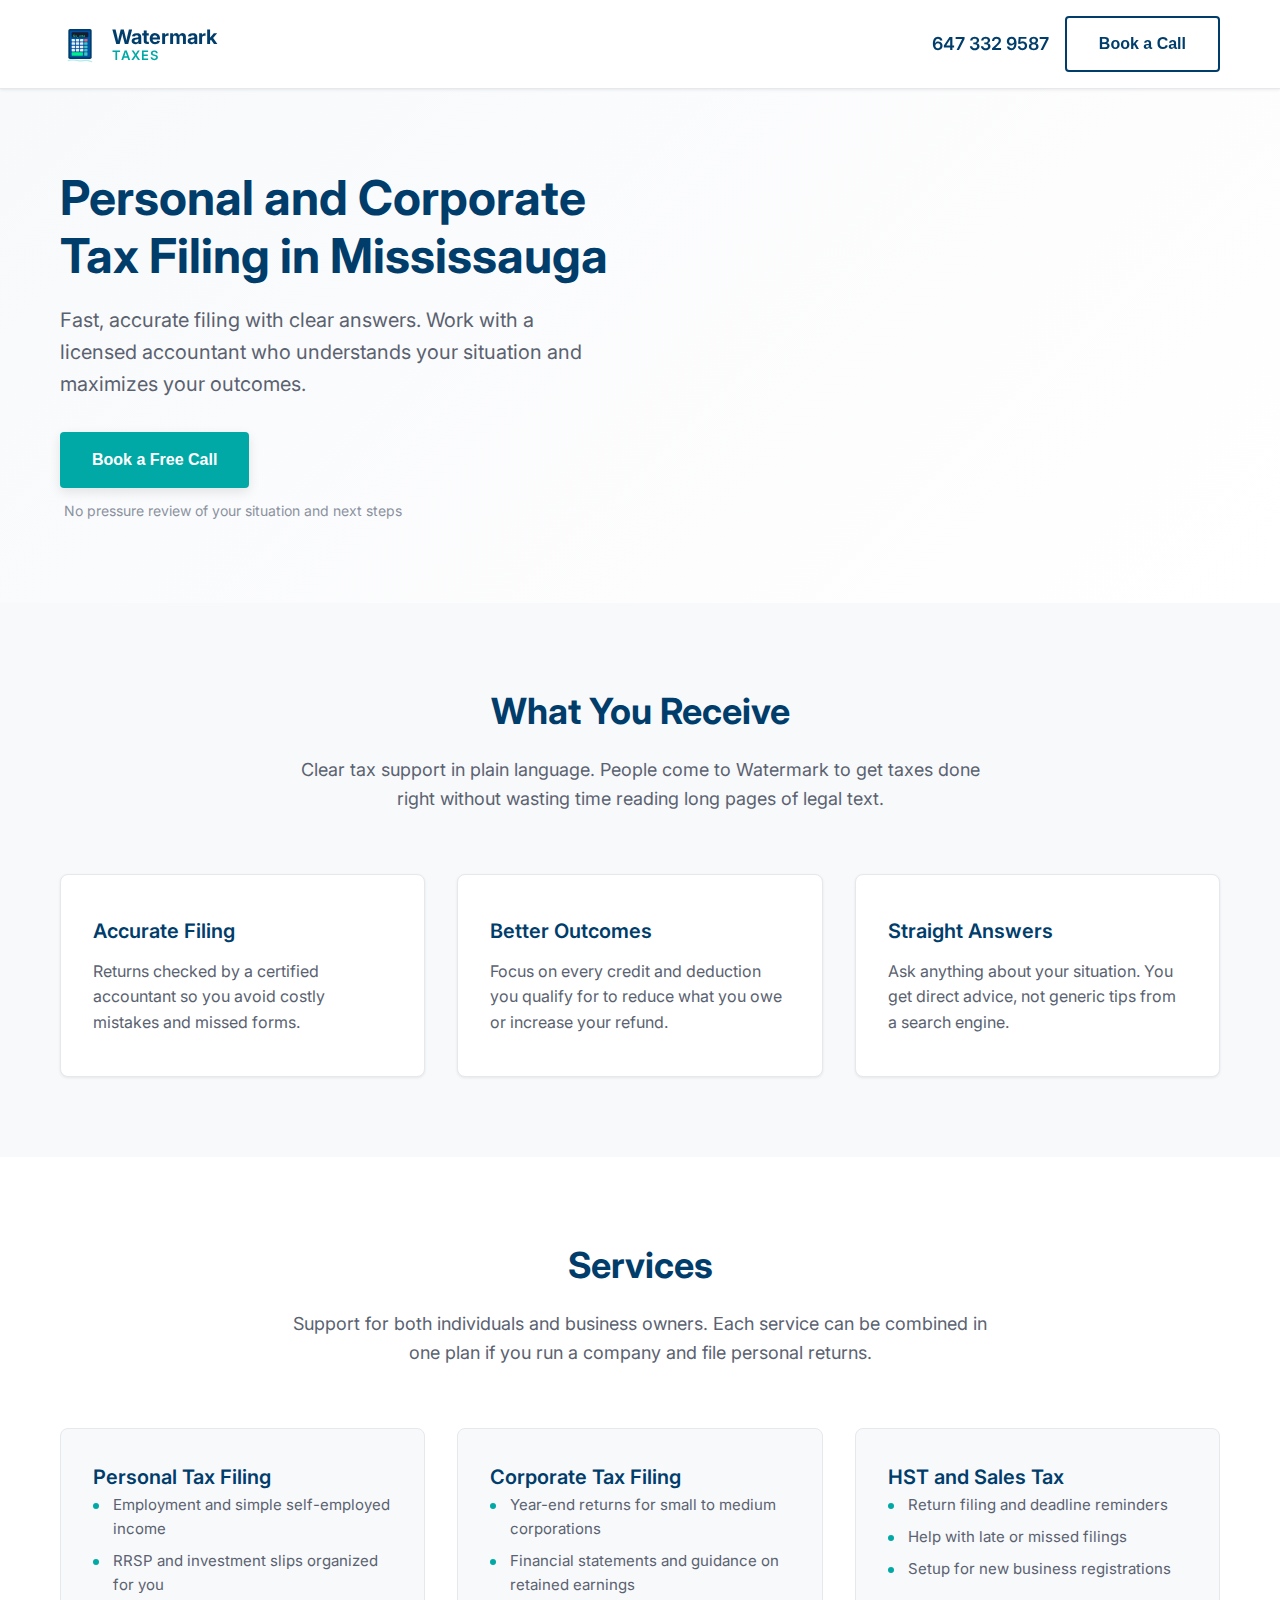
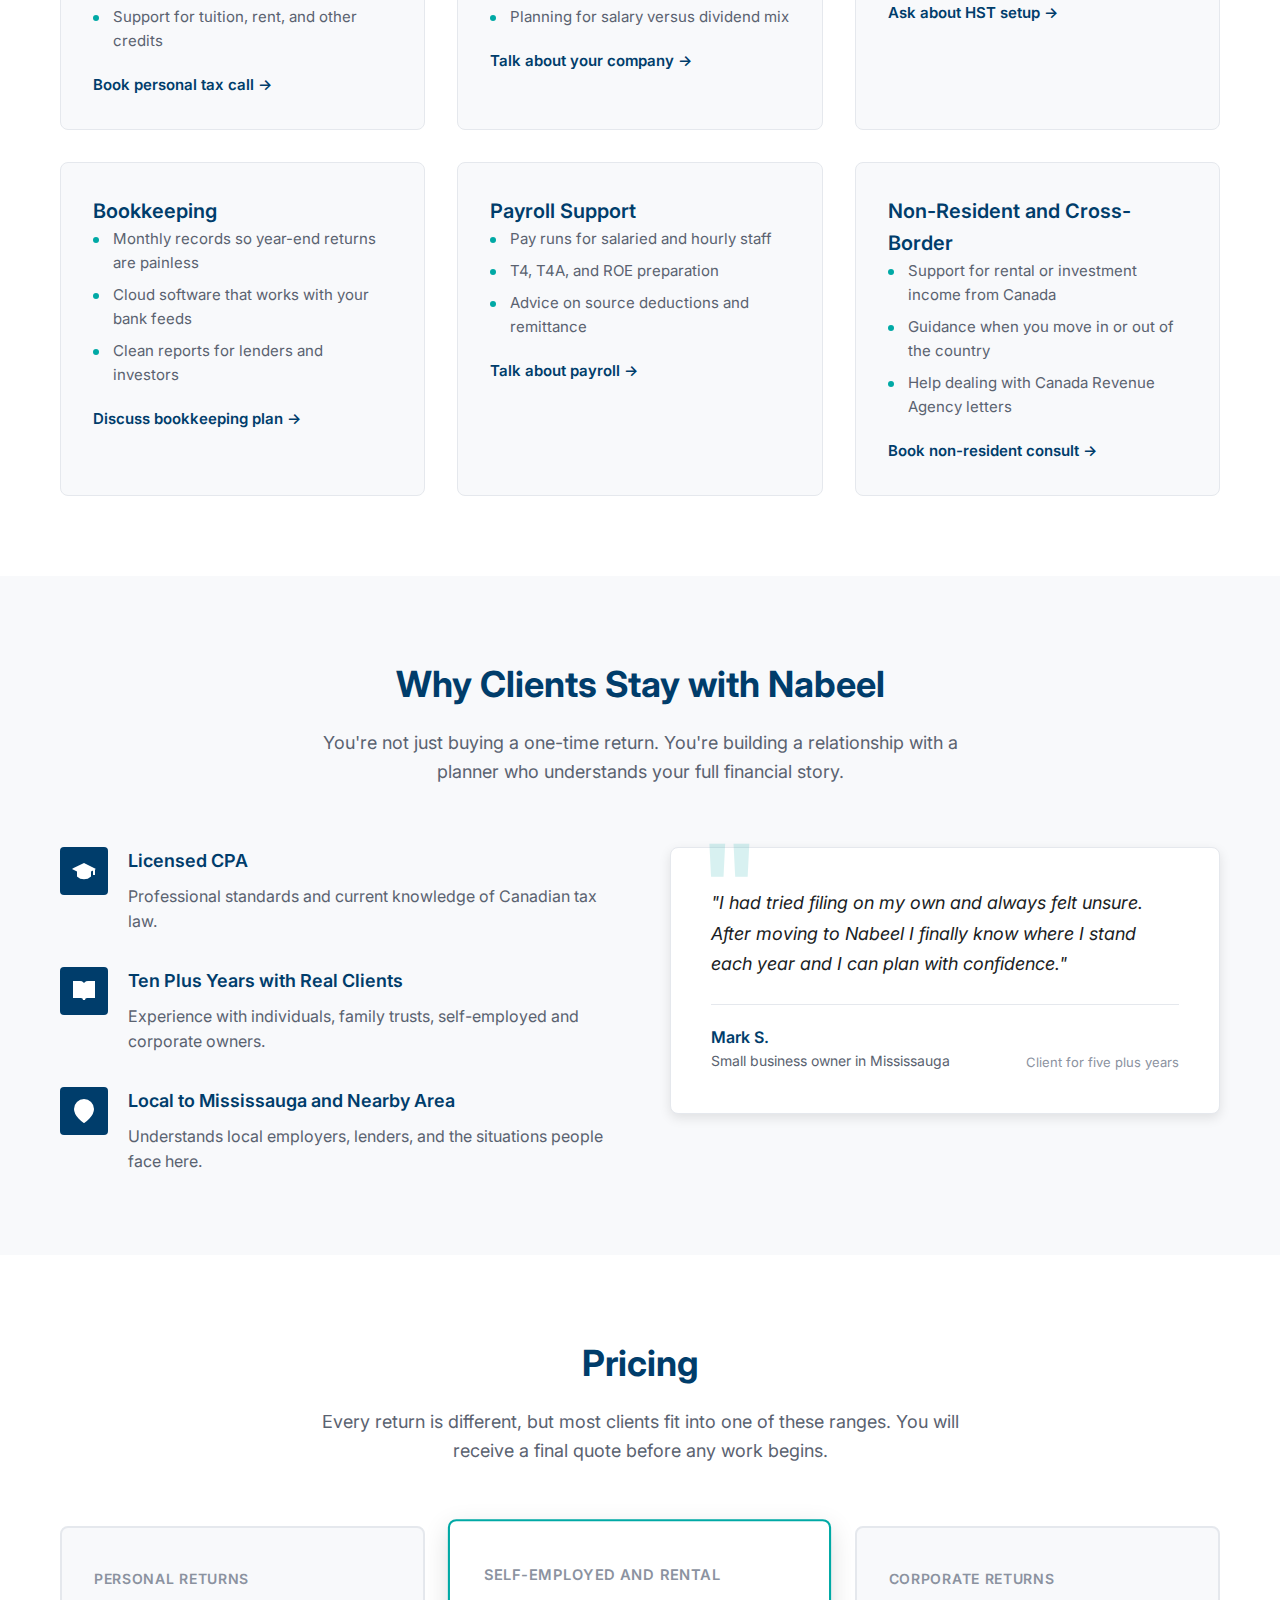
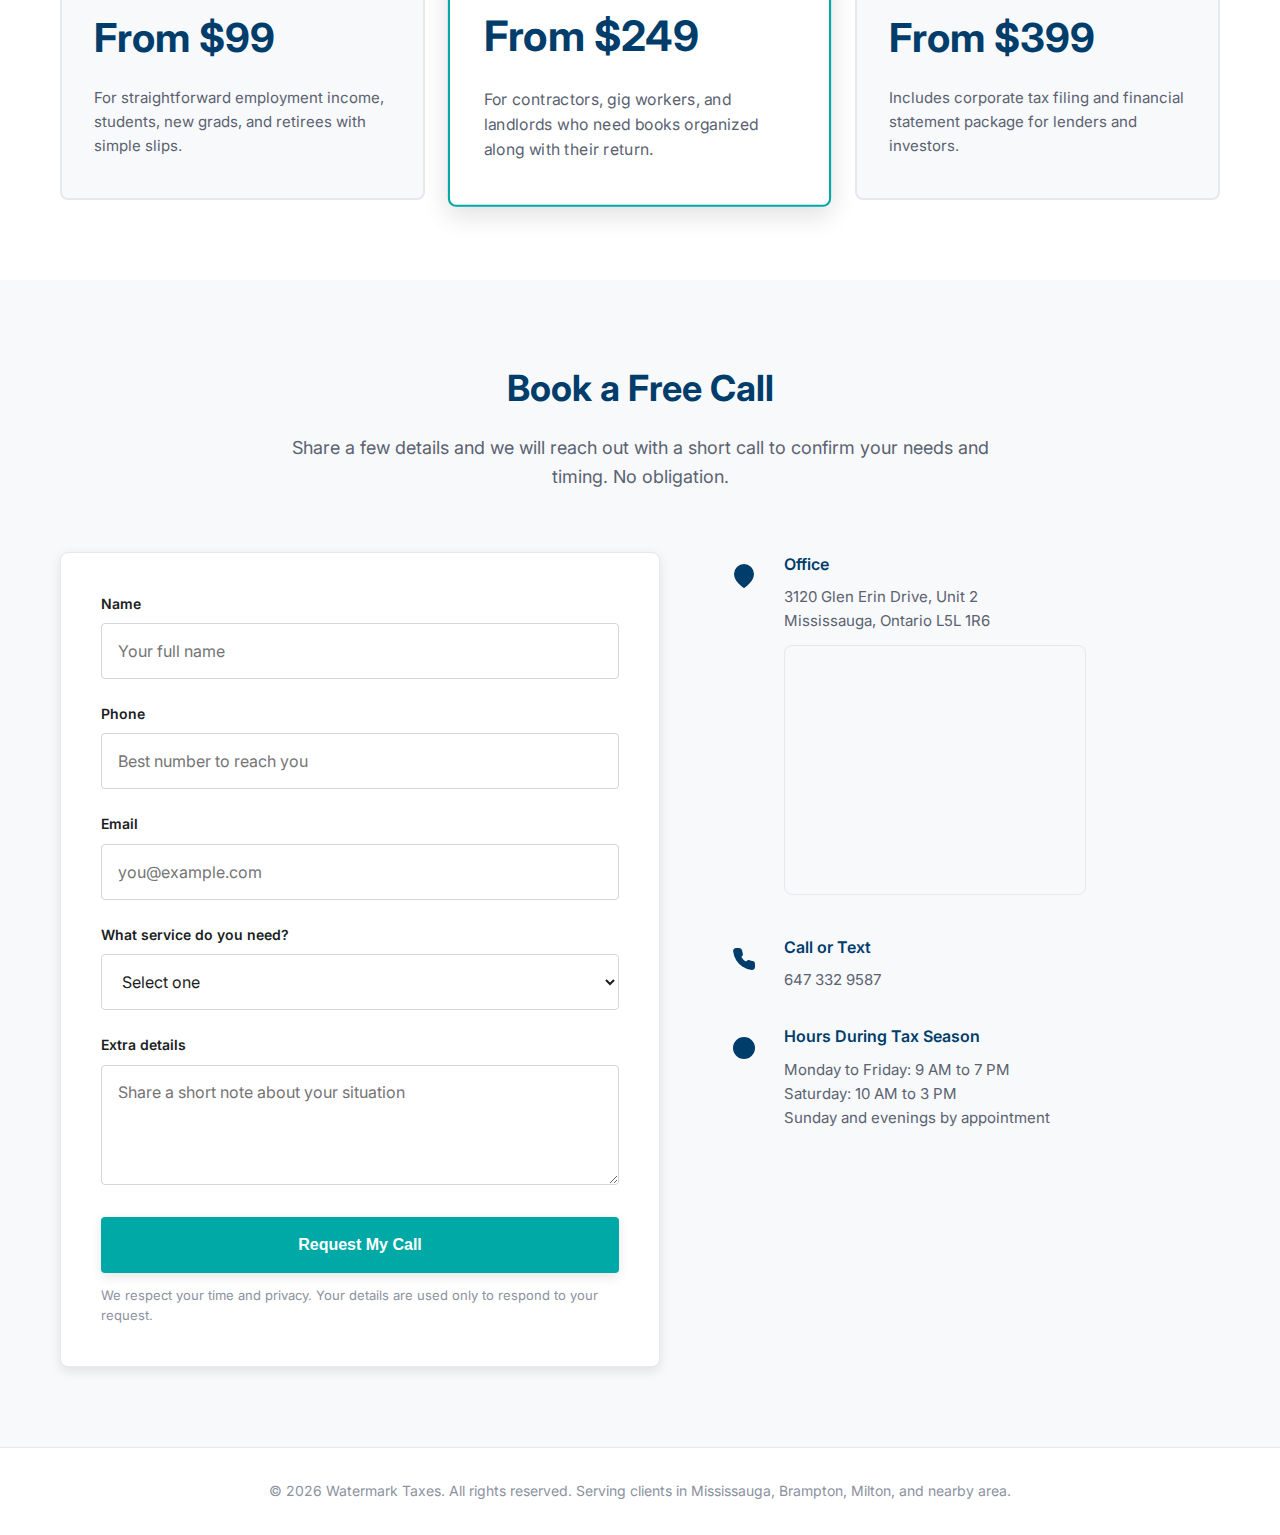
<file: index.html>
<!DOCTYPE html>
<html lang="en">
<head>
  <meta charset="UTF-8">
  <meta name="viewport" content="width=device-width, initial-scale=1.0">
  <title>Personal and Corporate Tax Filing in Mississauga | Watermark Taxes</title>
  <meta name="description" content="Professional tax filing services for individuals and businesses in Mississauga. Fast, accurate filing with clear answers from a licensed CPA.">
  <link rel="preconnect" href="https://fonts.googleapis.com">
  <link rel="preconnect" href="https://fonts.gstatic.com" crossorigin>
  <link href="https://fonts.googleapis.com/css2?family=Inter:wght@400;500;600;700&display=swap" rel="stylesheet">
  <link rel="stylesheet" href="styles.css">
</head>
<body>

  <!-- Top Bar -->
  <header class="top-bar">
    <div class="top-bar-content">
      <a href="#top" class="logo">
        <svg class="logo-icon" viewBox="0 0 48 48" fill="none" xmlns="http://www.w3.org/2000/svg">
          <!-- Calculator body -->
          <rect x="10" y="6" width="28" height="36" rx="2" fill="#003D6B"/>
          <rect x="12" y="8" width="24" height="32" rx="1" fill="#0052A3"/>

          <!-- Calculator display screen -->
          <rect x="14" y="10" width="20" height="6" rx="1" fill="#1a1a2e"/>

          <!-- Display numbers -->
          <text x="30" y="15" font-family="monospace" font-size="4" fill="#00ff88" text-anchor="end">$1,234</text>

          <!-- Calculator buttons grid -->
          <!-- Row 1 -->
          <rect x="14" y="18" width="4" height="3" rx="0.5" fill="white" opacity="0.9"/>
          <rect x="19" y="18" width="4" height="3" rx="0.5" fill="white" opacity="0.9"/>
          <rect x="24" y="18" width="4" height="3" rx="0.5" fill="white" opacity="0.9"/>
          <rect x="29" y="18" width="4" height="3" rx="0.5" fill="#ff6b6b" opacity="0.9"/>

          <!-- Row 2 -->
          <rect x="14" y="22" width="4" height="3" rx="0.5" fill="white" opacity="0.9"/>
          <rect x="19" y="22" width="4" height="3" rx="0.5" fill="white" opacity="0.9"/>
          <rect x="24" y="22" width="4" height="3" rx="0.5" fill="white" opacity="0.9"/>
          <rect x="29" y="22" width="4" height="3" rx="0.5" fill="#4ecdc4" opacity="0.9"/>

          <!-- Row 3 -->
          <rect x="14" y="26" width="4" height="3" rx="0.5" fill="white" opacity="0.9"/>
          <rect x="19" y="26" width="4" height="3" rx="0.5" fill="white" opacity="0.9"/>
          <rect x="24" y="26" width="4" height="3" rx="0.5" fill="white" opacity="0.9"/>
          <rect x="29" y="26" width="4" height="3" rx="0.5" fill="#4ecdc4" opacity="0.9"/>

          <!-- Row 4 -->
          <rect x="14" y="30" width="4" height="3" rx="0.5" fill="white" opacity="0.9"/>
          <rect x="19" y="30" width="4" height="3" rx="0.5" fill="white" opacity="0.9"/>
          <rect x="24" y="30" width="4" height="3" rx="0.5" fill="white" opacity="0.9"/>
          <rect x="29" y="30" width="4" height="3" rx="0.5" fill="#4ecdc4" opacity="0.9"/>

          <!-- Row 5 - equals button -->
          <rect x="14" y="34" width="13.5" height="4" rx="0.5" fill="#00ff88" opacity="0.9"/>
          <rect x="29" y="34" width="4" height="4" rx="0.5" fill="#4ecdc4" opacity="0.9"/>

          <!-- Watermark wave overlay - subtle -->
          <path d="M10 44C14 42 18 43 22 44C26 45 30 43 34 44C36 44.5 37 45 38 45"
                stroke="#4ecdc4"
                stroke-width="1.5"
                stroke-linecap="round"
                fill="none"
                opacity="0.4"/>
        </svg>
        <div class="logo-text-container">
          <span class="logo-text-primary">Watermark</span>
          <span class="logo-text-secondary">Taxes</span>
        </div>
      </a>
      <div class="top-bar-actions">
        <a href="tel:+16473329587" class="phone-link">647 332 9587</a>
        <button class="btn btn-outline" onclick="document.getElementById('contact').scrollIntoView({behavior:'smooth'});">Book a Call</button>
      </div>
    </div>
  </header>

  <!-- Hero Section -->
  <section class="hero" id="top">
    <div class="container">
      <div class="hero-content">
        <div class="hero-text">
          <h1>Personal and Corporate Tax Filing in Mississauga</h1>
          <p>Fast, accurate filing with clear answers. Work with a licensed accountant who understands your situation and maximizes your outcomes.</p>
          <div class="hero-cta">
            <button class="btn btn-primary" onclick="document.getElementById('contact').scrollIntoView({behavior:'smooth'});">Book a Free Call</button>
            <span class="hero-note">No pressure review of your situation and next steps</span>
          </div>
        </div>
        <div class="hero-text">
          <!-- Empty div for grid balance on desktop, content flows single column on mobile -->
        </div>
      </div>
    </div>
  </section>

  <!-- What You Receive Section -->
  <section id="benefits">
    <div class="container">
      <div class="section-header">
        <h2>What You Receive</h2>
        <p>Clear tax support in plain language. People come to Watermark to get taxes done right without wasting time reading long pages of legal text.</p>
      </div>
      <div class="benefits-grid">
        <div class="benefit-card">
          <h3>Accurate Filing</h3>
          <p>Returns checked by a certified accountant so you avoid costly mistakes and missed forms.</p>
        </div>
        <div class="benefit-card">
          <h3>Better Outcomes</h3>
          <p>Focus on every credit and deduction you qualify for to reduce what you owe or increase your refund.</p>
        </div>
        <div class="benefit-card">
          <h3>Straight Answers</h3>
          <p>Ask anything about your situation. You get direct advice, not generic tips from a search engine.</p>
        </div>
      </div>
    </div>
  </section>

  <!-- Services Section -->
  <section id="services">
    <div class="container">
      <div class="section-header">
        <h2>Services</h2>
        <p>Support for both individuals and business owners. Each service can be combined in one plan if you run a company and file personal returns.</p>
      </div>
      <div class="services-grid">
        <article class="service-card">
          <div>
            <h3>Personal Tax Filing</h3>
            <ul>
              <li>Employment and simple self-employed income</li>
              <li>RRSP and investment slips organized for you</li>
              <li>Support for tuition, rent, and other credits</li>
            </ul>
          </div>
          <a href="#contact" class="service-link">Book personal tax call →</a>
        </article>

        <article class="service-card">
          <div>
            <h3>Corporate Tax Filing</h3>
            <ul>
              <li>Year-end returns for small to medium corporations</li>
              <li>Financial statements and guidance on retained earnings</li>
              <li>Planning for salary versus dividend mix</li>
            </ul>
          </div>
          <a href="#contact" class="service-link">Talk about your company →</a>
        </article>

        <article class="service-card">
          <div>
            <h3>HST and Sales Tax</h3>
            <ul>
              <li>Return filing and deadline reminders</li>
              <li>Help with late or missed filings</li>
              <li>Setup for new business registrations</li>
            </ul>
          </div>
          <a href="#contact" class="service-link">Ask about HST setup →</a>
        </article>

        <article class="service-card">
          <div>
            <h3>Bookkeeping</h3>
            <ul>
              <li>Monthly records so year-end returns are painless</li>
              <li>Cloud software that works with your bank feeds</li>
              <li>Clean reports for lenders and investors</li>
            </ul>
          </div>
          <a href="#contact" class="service-link">Discuss bookkeeping plan →</a>
        </article>

        <article class="service-card">
          <div>
            <h3>Payroll Support</h3>
            <ul>
              <li>Pay runs for salaried and hourly staff</li>
              <li>T4, T4A, and ROE preparation</li>
              <li>Advice on source deductions and remittance</li>
            </ul>
          </div>
          <a href="#contact" class="service-link">Talk about payroll →</a>
        </article>

        <article class="service-card">
          <div>
            <h3>Non-Resident and Cross-Border</h3>
            <ul>
              <li>Support for rental or investment income from Canada</li>
              <li>Guidance when you move in or out of the country</li>
              <li>Help dealing with Canada Revenue Agency letters</li>
            </ul>
          </div>
          <a href="#contact" class="service-link">Book non-resident consult →</a>
        </article>
      </div>
    </div>
  </section>

  <!-- Why Choose Section -->
  <section id="why">
    <div class="container">
      <div class="section-header">
        <h2>Why Clients Stay with Nabeel</h2>
        <p>You're not just buying a one-time return. You're building a relationship with a planner who understands your full financial story.</p>
      </div>
      <div class="why-content">
        <div class="trust-points">
          <div class="trust-point">
            <div class="trust-icon">
              <svg class="icon-svg" viewBox="0 0 24 24" fill="none" stroke="currentColor" stroke-width="2">
                <path d="M22 10v6M2 10l10-5 10 5-10 5z"/>
                <path d="M6 12v5c3 3 9 3 12 0v-5"/>
              </svg>
            </div>
            <div>
              <h3>Licensed CPA</h3>
              <p>Professional standards and current knowledge of Canadian tax law.</p>
            </div>
          </div>

          <div class="trust-point">
            <div class="trust-icon">
              <svg class="icon-svg" viewBox="0 0 24 24" fill="none" stroke="currentColor" stroke-width="2">
                <path d="M2 3h6a4 4 0 0 1 4 4v14a3 3 0 0 0-3-3H2z"/>
                <path d="M22 3h-6a4 4 0 0 0-4 4v14a3 3 0 0 1 3-3h7z"/>
              </svg>
            </div>
            <div>
              <h3>Ten Plus Years with Real Clients</h3>
              <p>Experience with individuals, family trusts, self-employed and corporate owners.</p>
            </div>
          </div>

          <div class="trust-point">
            <div class="trust-icon">
              <svg class="icon-svg" viewBox="0 0 24 24" fill="none" stroke="currentColor" stroke-width="2">
                <path d="M21 10c0 7-9 13-9 13s-9-6-9-13a9 9 0 0 1 18 0z"/>
                <circle cx="12" cy="10" r="3"/>
              </svg>
            </div>
            <div>
              <h3>Local to Mississauga and Nearby Area</h3>
              <p>Understands local employers, lenders, and the situations people face here.</p>
            </div>
          </div>
        </div>

        <div class="testimonial-card">
          <div class="testimonial-quote">
            "I had tried filing on my own and always felt unsure. After moving to Nabeel I finally know where I stand each year and I can plan with confidence."
          </div>
          <div class="testimonial-author">
            <div class="author-info">
              <strong>Mark S.</strong>
              <div>Small business owner in Mississauga</div>
            </div>
            <div class="author-badge">Client for five plus years</div>
          </div>
        </div>
      </div>
    </div>
  </section>

  <!-- Pricing Section -->
  <section id="pricing">
    <div class="container">
      <div class="section-header">
        <h2>Pricing</h2>
        <p>Every return is different, but most clients fit into one of these ranges. You will receive a final quote before any work begins.</p>
      </div>
      <div class="pricing-grid">
        <div class="pricing-card">
          <div class="pricing-label">Personal Returns</div>
          <div class="pricing-amount">From $99</div>
          <div class="pricing-description">For straightforward employment income, students, new grads, and retirees with simple slips.</div>
        </div>

        <div class="pricing-card featured">
          <div class="pricing-label">Self-Employed and Rental</div>
          <div class="pricing-amount">From $249</div>
          <div class="pricing-description">For contractors, gig workers, and landlords who need books organized along with their return.</div>
        </div>

        <div class="pricing-card">
          <div class="pricing-label">Corporate Returns</div>
          <div class="pricing-amount">From $399</div>
          <div class="pricing-description">Includes corporate tax filing and financial statement package for lenders and investors.</div>
        </div>
      </div>
    </div>
  </section>

  <!-- Contact Section -->
  <section id="contact">
    <div class="container">
      <div class="section-header">
        <h2>Book a Free Call</h2>
        <p>Share a few details and we will reach out with a short call to confirm your needs and timing. No obligation.</p>
      </div>
      <div class="contact-wrapper">
        <form class="contact-form" onsubmit="return false;">
          <div class="form-grid">
            <div class="form-group">
              <label for="name">Name</label>
              <input type="text" id="name" name="name" placeholder="Your full name" required>
            </div>

            <div class="form-group">
              <label for="phone">Phone</label>
              <input type="tel" id="phone" name="phone" placeholder="Best number to reach you" required>
            </div>

            <div class="form-group">
              <label for="email">Email</label>
              <input type="email" id="email" name="email" placeholder="you@example.com" required>
            </div>

            <div class="form-group">
              <label for="service">What service do you need?</label>
              <select id="service" name="service" required>
                <option value="">Select one</option>
                <option value="personal">Personal tax filing</option>
                <option value="corporate">Corporate tax filing</option>
                <option value="hst">HST and sales tax</option>
                <option value="bookkeeping">Bookkeeping</option>
                <option value="payroll">Payroll</option>
                <option value="non-resident">Non-resident or cross-border</option>
                <option value="not-sure">Not sure yet</option>
              </select>
            </div>

            <div class="form-group">
              <label for="details">Extra details</label>
              <textarea id="details" name="details" placeholder="Share a short note about your situation"></textarea>
            </div>
          </div>

          <button type="submit" class="btn btn-primary" style="width: 100%;">Request My Call</button>
          <p class="form-note">We respect your time and privacy. Your details are used only to respond to your request.</p>
        </form>

        <div class="contact-info">
          <div class="info-item">
            <div class="info-icon">
              <svg class="icon-svg" viewBox="0 0 24 24" fill="none" stroke="currentColor" stroke-width="2">
                <path d="M21 10c0 7-9 13-9 13s-9-6-9-13a9 9 0 0 1 18 0z"/>
                <circle cx="12" cy="10" r="3"/>
              </svg>
            </div>
            <div class="info-content">
              <h3>Office</h3>
              <p>3120 Glen Erin Drive, Unit 2<br>Mississauga, Ontario L5L 1R6</p>
              <iframe
                class="map-embed"
                src="https://www.google.com/maps/embed?pb=!1m18!1m12!1m3!1d2885.8755059858394!2d-79.687!3d43.53!2m3!1f0!2f0!3f0!3m2!1i1024!2i768!4f13.1!3m3!1m2!1s0x0:0x0!2zNDPCsDMyJzM2LjAiTiA3OcKwNDEnMTMuMCJX!5e0!3m2!1sen!2sca!4v0000000000000"
                allowfullscreen
                loading="lazy"
                referrerpolicy="no-referrer-when-downgrade">
              </iframe>
            </div>
          </div>

          <div class="info-item">
            <div class="info-icon">
              <svg class="icon-svg" viewBox="0 0 24 24" fill="none" stroke="currentColor" stroke-width="2">
                <path d="M22 16.92v3a2 2 0 0 1-2.18 2 19.79 19.79 0 0 1-8.63-3.07 19.5 19.5 0 0 1-6-6 19.79 19.79 0 0 1-3.07-8.67A2 2 0 0 1 4.11 2h3a2 2 0 0 1 2 1.72 12.84 12.84 0 0 0 .7 2.81 2 2 0 0 1-.45 2.11L8.09 9.91a16 16 0 0 0 6 6l1.27-1.27a2 2 0 0 1 2.11-.45 12.84 12.84 0 0 0 2.81.7A2 2 0 0 1 22 16.92z"/>
              </svg>
            </div>
            <div class="info-content">
              <h3>Call or Text</h3>
              <p><a href="tel:+16473329587">647 332 9587</a></p>
            </div>
          </div>

          <div class="info-item">
            <div class="info-icon">
              <svg class="icon-svg" viewBox="0 0 24 24" fill="none" stroke="currentColor" stroke-width="2">
                <circle cx="12" cy="12" r="10"/>
                <polyline points="12 6 12 12 16 14"/>
              </svg>
            </div>
            <div class="info-content">
              <h3>Hours During Tax Season</h3>
              <p>Monday to Friday: 9 AM to 7 PM<br>Saturday: 10 AM to 3 PM<br>Sunday and evenings by appointment</p>
            </div>
          </div>
        </div>
      </div>
    </div>
  </section>

  <!-- Footer -->
  <footer>
    <div class="container">
      <p>&copy; <span id="year"></span> Watermark Taxes. All rights reserved. Serving clients in Mississauga, Brampton, Milton, and nearby area.</p>
    </div>
  </footer>

  <script>
    document.getElementById('year').textContent = new Date().getFullYear();
  </script>

</body>
</html>
</file>
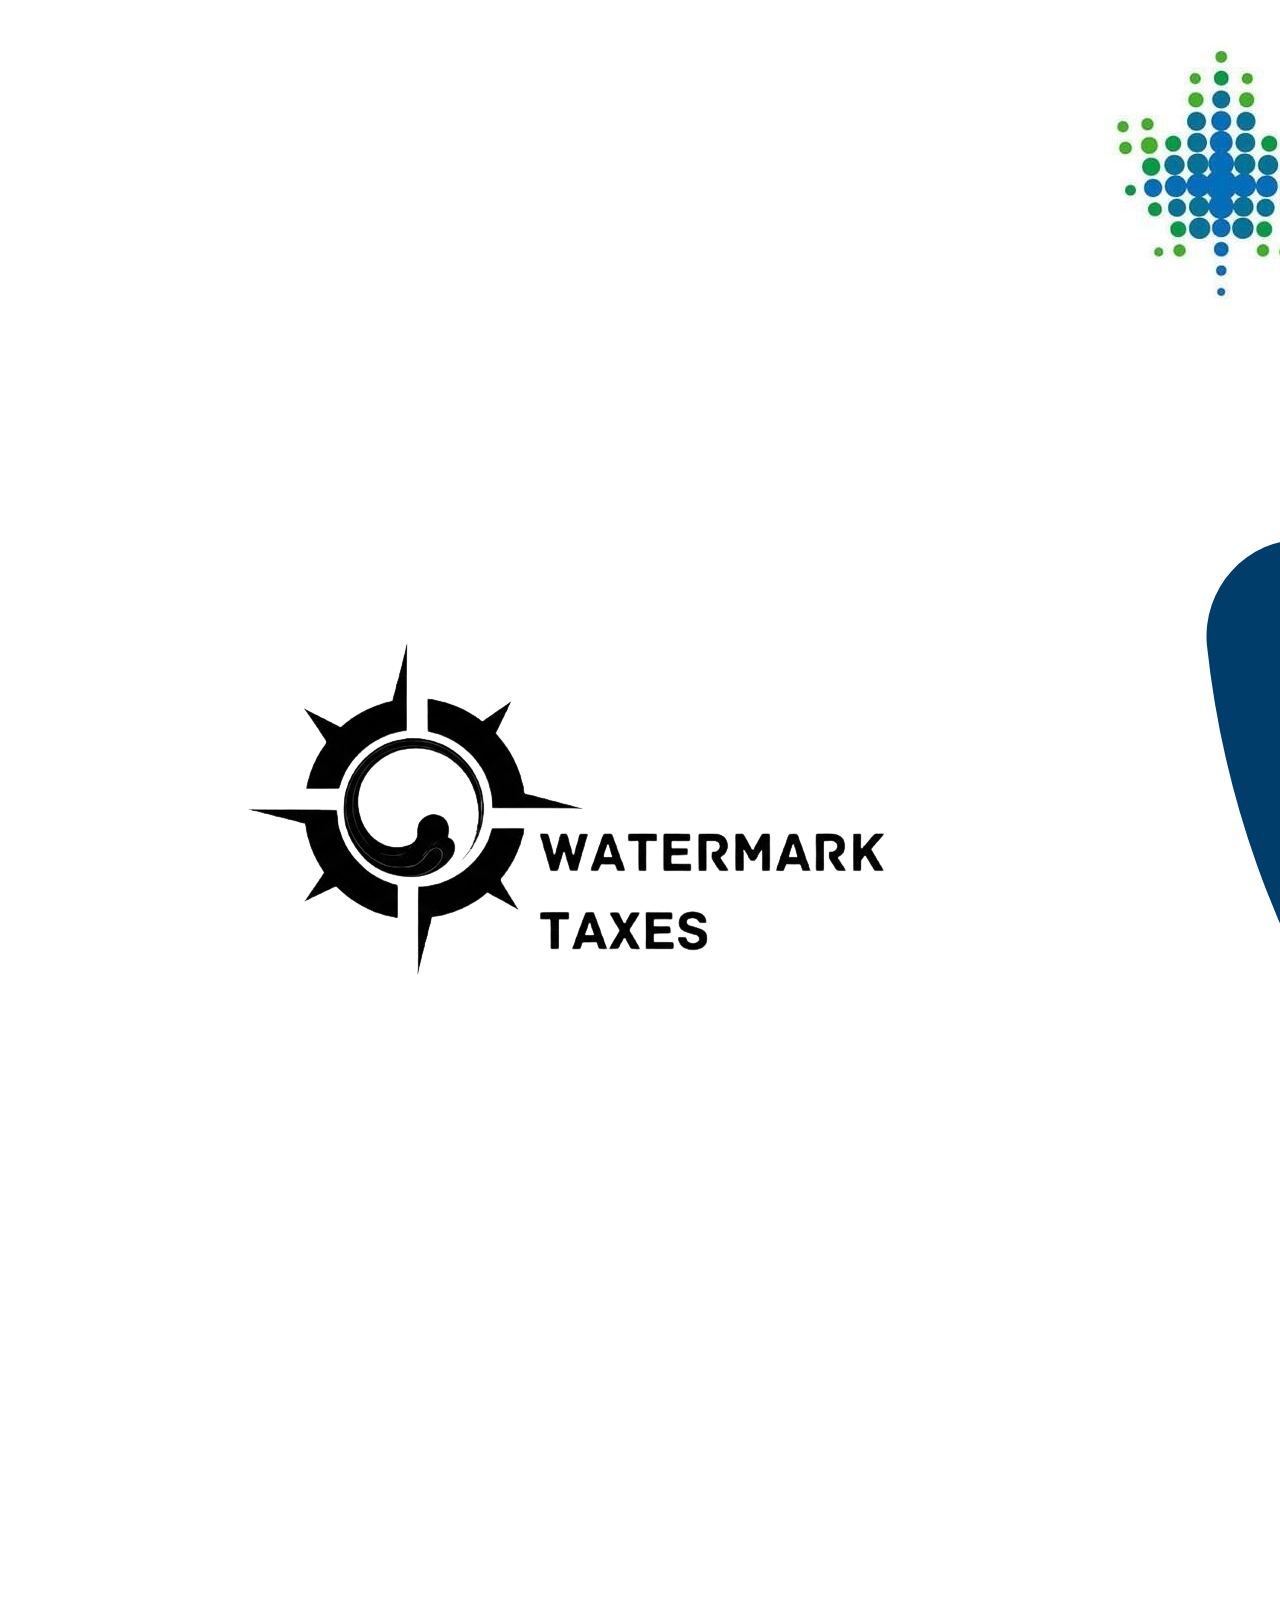
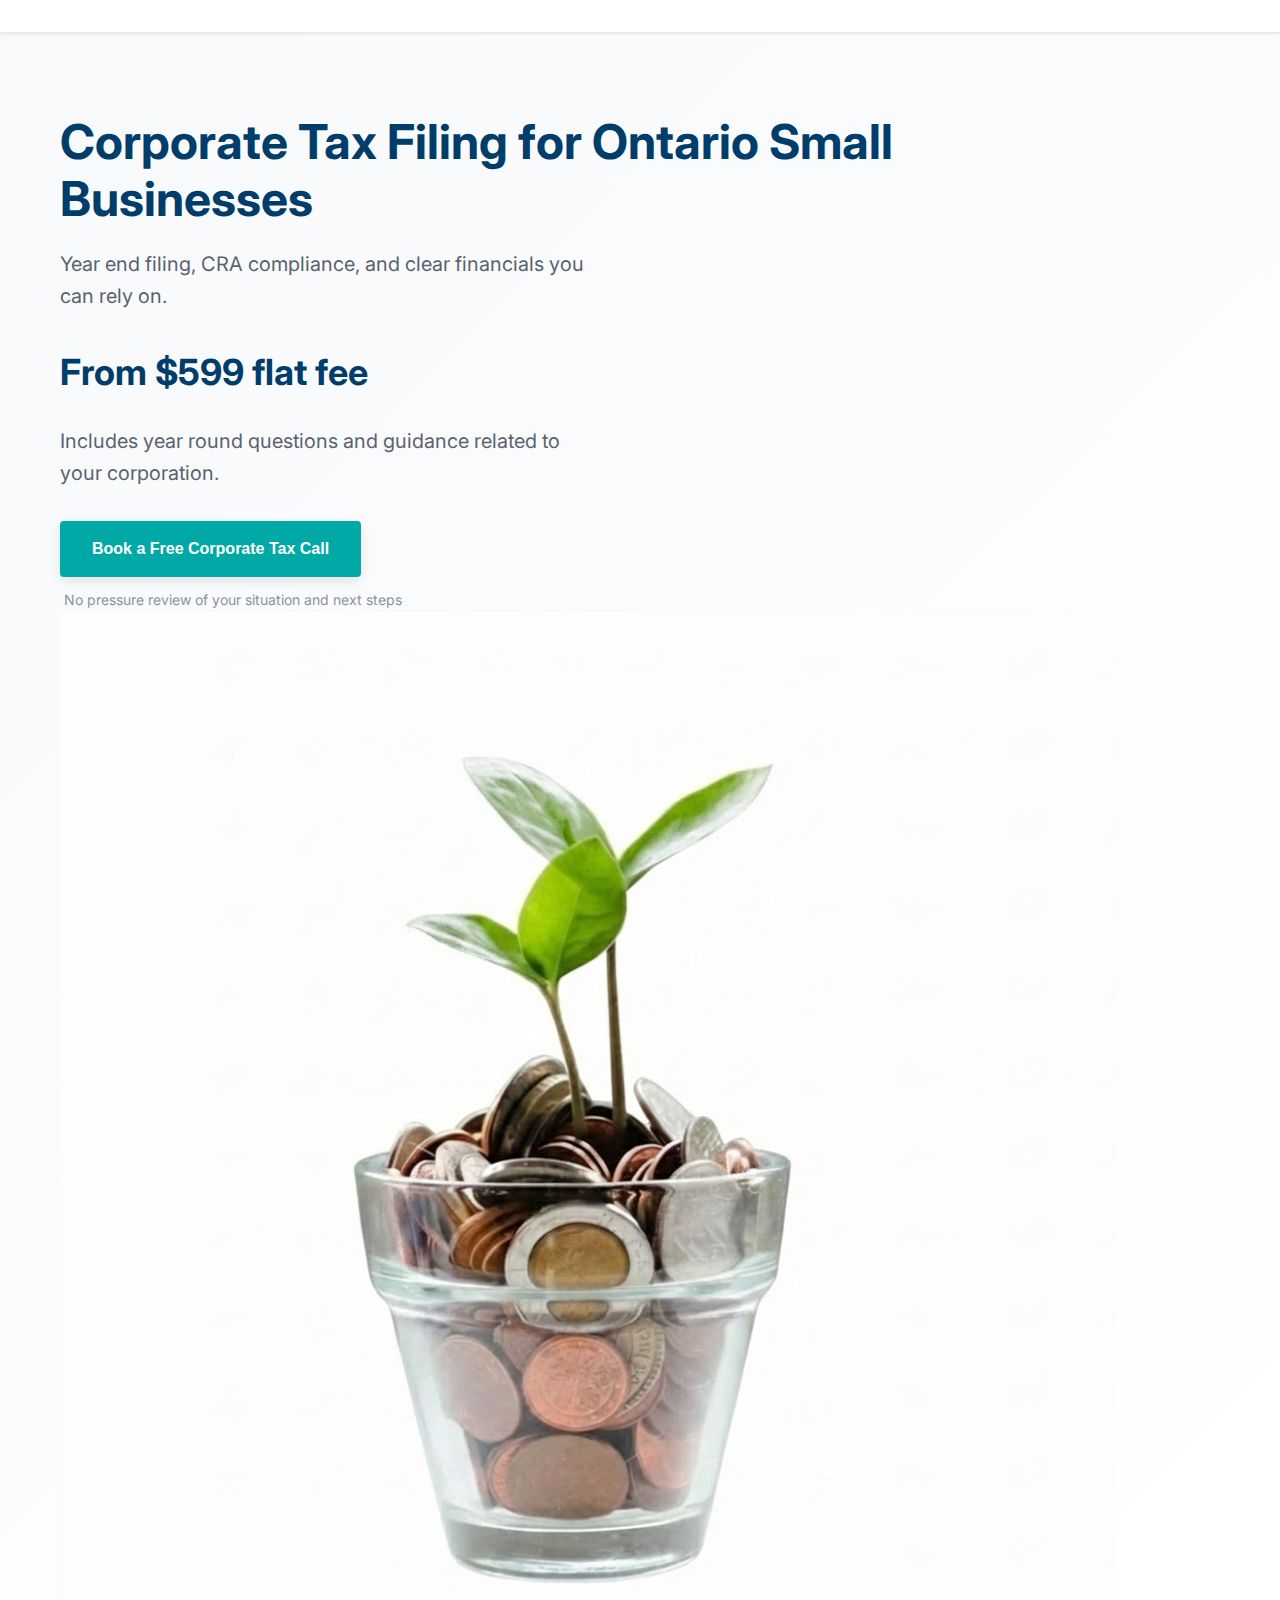
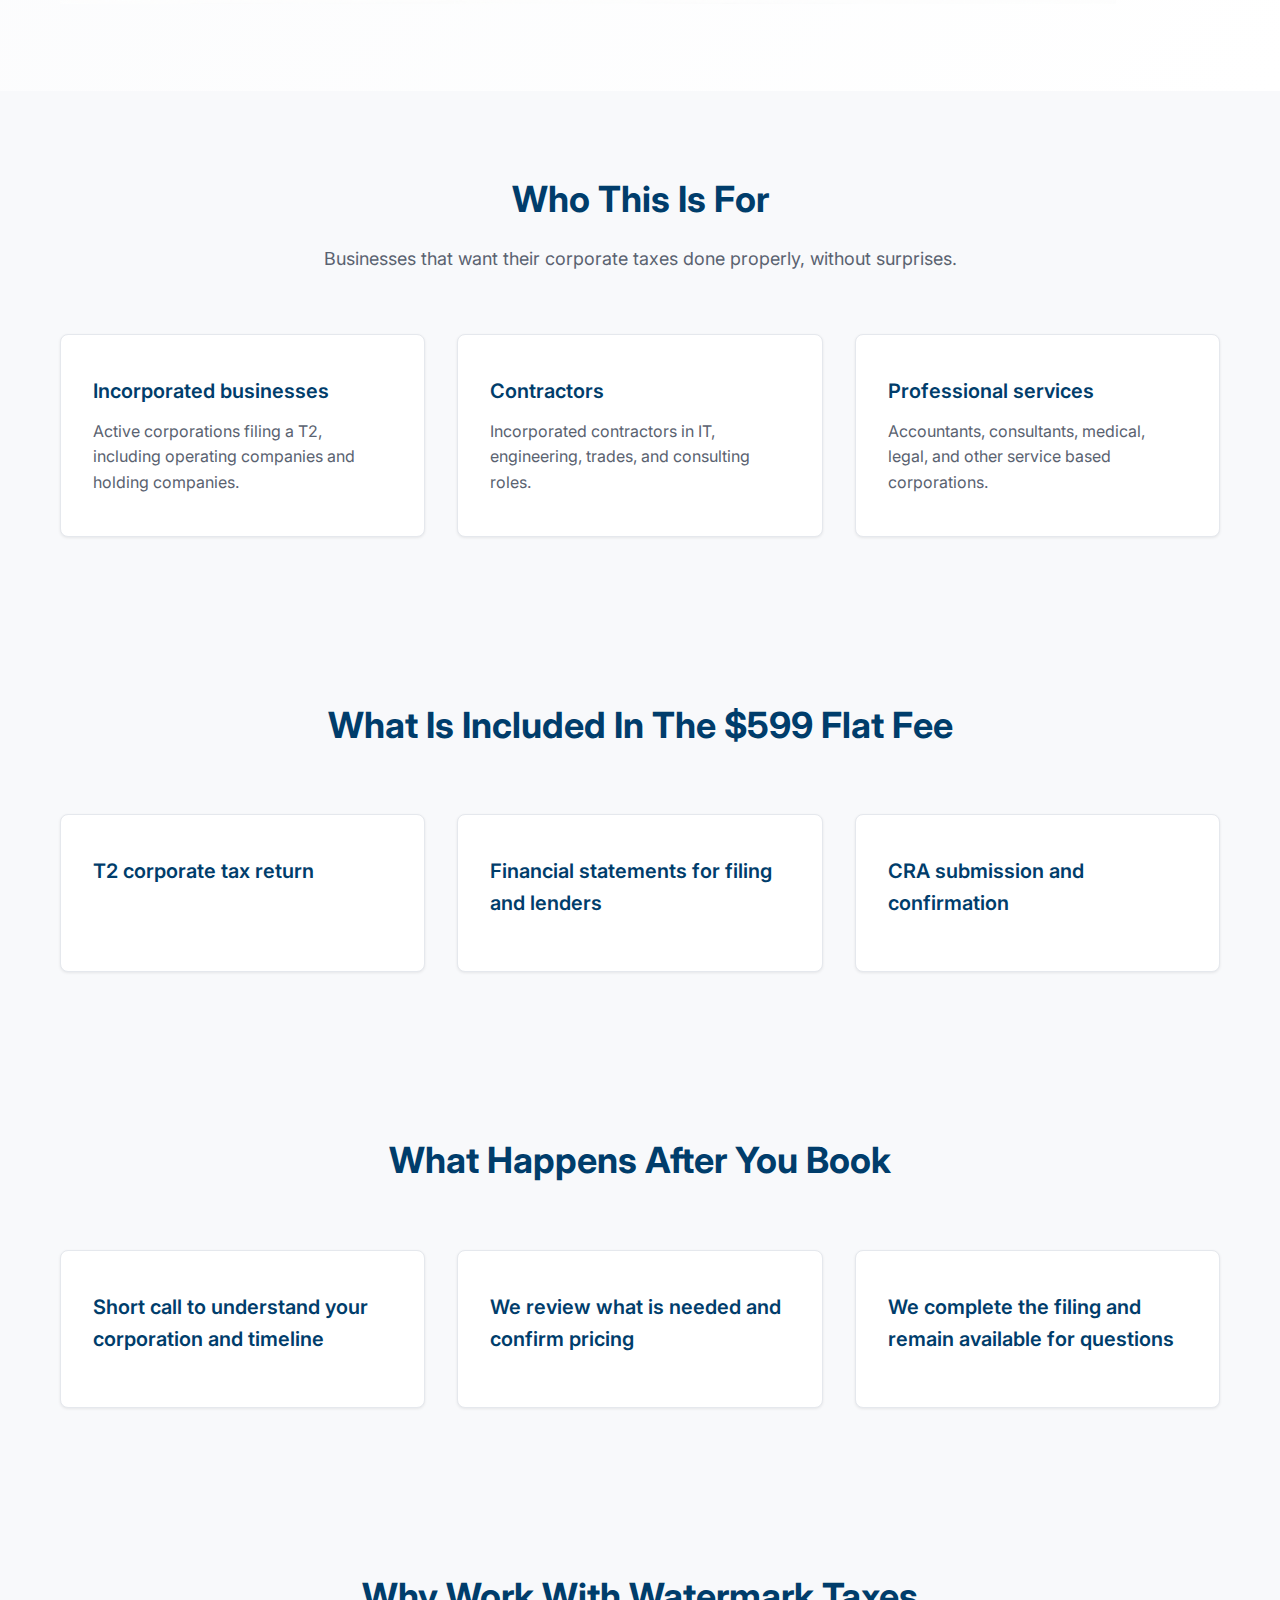
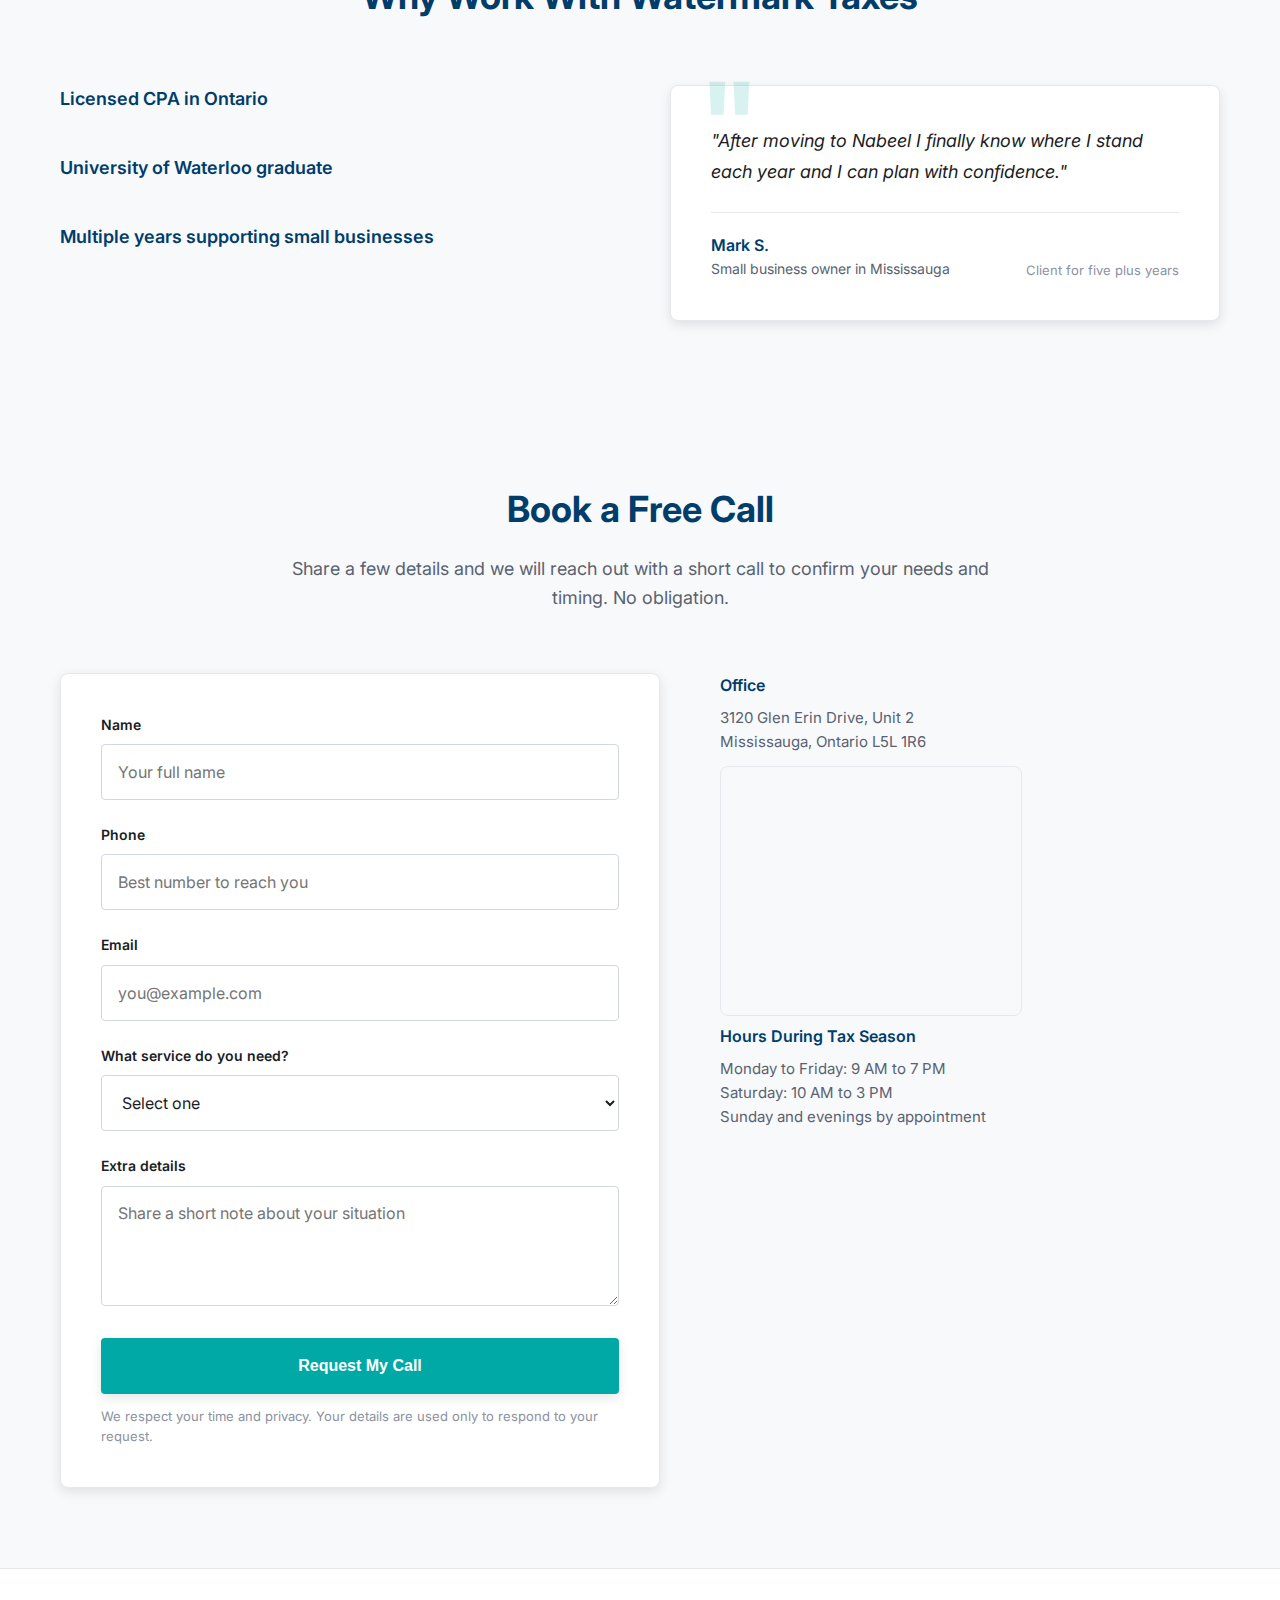
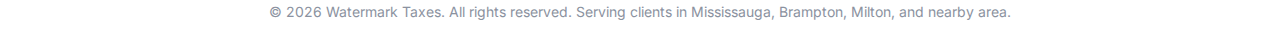
<file: corporate.html>
<!DOCTYPE html>
<html lang="en">
<head>
  <meta charset="UTF-8">
  <meta name="viewport" content="width=device-width, initial-scale=1.0">
  <title>Corporate Tax Filing for Ontario Small Businesses | Watermark Tax Services</title>
  <meta name="description" content="Year end filing, CRA compliance, and lender ready financials for incorporated businesses in Ontario. From $599 flat fee.">
  <link rel="icon" type="image/png" sizes="32x32" href="/favicon-32x32.png">
  <link rel="icon" type="image/png" sizes="16x16" href="/favicon-16x16.png">
  <link rel="apple-touch-icon" sizes="180x180" href="/apple-touch-icon.png">
  <link rel="manifest" href="/site.webmanifest">
  <link rel="preconnect" href="https://fonts.googleapis.com">
  <link rel="preconnect" href="https://fonts.gstatic.com" crossorigin>
  <link href="https://fonts.googleapis.com/css2?family=Inter:wght@400;500;600;700&display=swap" rel="stylesheet">
  <link rel="stylesheet" href="styles.css">
</head>
<body>

  <!-- Top Bar -->
  <header class="top-bar">
    <div class="top-bar-content">
      <a href="/" class="logo">
        <img src="logo_watermark.png" alt="Watermark Taxes" class="watermark-logo">
      </a>
      <div class="header-right">
        <img src="CPA_logo.png" alt="CPA Ontario" class="cpa-badge">
        <a href="tel:6473329587" class="phone-link">
          <svg class="phone-icon" viewBox="0 0 24 24" aria-hidden="true" fill="currentColor">
            <path d="M22 16.92v3a2 2 0 0 1-2.18 2 19.79 19.79 0 0 1-8.63-3.07 19.5 19.5 0 0 1-6-6 19.79 19.79 0 0 1-3.07-8.67A2 2 0 0 1 4.11 2h3a2 2 0 0 1 2 1.72 12.84 12.84 0 0 0 .7 2.81 2 2 0 0 1-.45 2.11L8.09 9.91a16 16 0 0 0 6 6l1.27-1.27a2 2 0 0 1 2.11-.45 12.84 12.84 0 0 0 2.81.7A2 2 0 0 1 22 16.92z"></path>
          </svg>
          <span class="call-now-text">Call Now</span>
        </a>
      </div>
    </div>
  </header>

  <!-- Hero Section -->
  <section class="hero" id="top">
    <div class="container">
      <div class="hero-content">
        <div class="hero-text">
          <h1>Corporate Tax Filing for Ontario Small Businesses</h1>
          <p>Year end filing, CRA compliance, and clear financials you can rely on.</p>

          <div class="pricing-amount" style="margin: 24px 0; font-size: 36px;">From $599 flat fee</div>
          <p class="text-muted" style="margin-top: 8px;">Includes year round questions and guidance related to your corporation.</p>

          <div class="hero-cta">
            <button class="btn btn-primary" onclick="document.getElementById('contact').scrollIntoView({behavior:'smooth'});">Book a Free Corporate Tax Call</button>
            <span class="hero-note">No pressure review of your situation and next steps</span>
          </div>

          <!-- Mobile only hero image -->
          <div class="hero-image-mobile" aria-hidden="true">
            <img src="hero.png" alt="" />
          </div>
        </div>

        <!-- Desktop hero image column -->
        <div class="hero-image-desktop" aria-hidden="true"></div>
      </div>
    </div>
  </section>

  <!-- Who This Is For Section -->
  <section id="who-for">
    <div class="container">
      <div class="section-header">
        <h2>Who This Is For</h2>
        <p>Businesses that want their corporate taxes done properly, without surprises.</p>
      </div>
      <div class="benefits-grid">
        <div class="benefit-card">
          <h3>Incorporated businesses</h3>
          <p>Active corporations filing a T2, including operating companies and holding companies.</p>
        </div>
        <div class="benefit-card">
          <h3>Contractors</h3>
          <p>Incorporated contractors in IT, engineering, trades, and consulting roles.</p>
        </div>
        <div class="benefit-card">
          <h3>Professional services</h3>
          <p>Accountants, consultants, medical, legal, and other service based corporations.</p>
        </div>
      </div>
    </div>
  </section>

  <!-- What Is Included Section -->
  <section id="included">
    <div class="container">
      <div class="section-header">
        <h2>What Is Included In The $599 Flat Fee</h2>
      </div>
      <div class="benefits-grid">
        <div class="benefit-card">
          <h3>T2 corporate tax return</h3>
        </div>
        <div class="benefit-card">
          <h3>Financial statements for filing and lenders</h3>
        </div>
        <div class="benefit-card">
          <h3>CRA submission and confirmation</h3>
        </div>
      </div>
    </div>
  </section>

  <!-- What Happens After You Book Section -->
  <section id="process">
    <div class="container">
      <div class="section-header">
        <h2>What Happens After You Book</h2>
      </div>
      <div class="benefits-grid">
        <div class="benefit-card">
          <h3>Short call to understand your corporation and timeline</h3>
        </div>
        <div class="benefit-card">
          <h3>We review what is needed and confirm pricing</h3>
        </div>
        <div class="benefit-card">
          <h3>We complete the filing and remain available for questions</h3>
        </div>
      </div>
    </div>
  </section>

  <!-- Why Work With Watermark Taxes Section -->
  <section id="why">
    <div class="container">
      <div class="section-header">
        <h2>Why Work With Watermark Taxes</h2>
      </div>
      <div class="why-content">
        <div class="trust-points">
          <div class="trust-point">
            <div>
              <h3>Licensed CPA in Ontario</h3>
            </div>
          </div>

          <div class="trust-point">
            <div>
              <h3>University of Waterloo graduate</h3>
            </div>
          </div>

          <div class="trust-point">
            <div>
              <h3>Multiple years supporting small businesses</h3>
            </div>
          </div>
        </div>

        <div class="testimonial-card">
          <div class="testimonial-quote">
            "After moving to Nabeel I finally know where I stand each year and I can plan with confidence."
          </div>
          <div class="testimonial-author">
            <div class="author-info">
              <strong>Mark S.</strong>
              <div>Small business owner in Mississauga</div>
            </div>
            <div class="author-badge">Client for five plus years</div>
          </div>
        </div>
      </div>
    </div>
  </section>

  <!-- Contact Section -->
  <section id="contact">
    <div class="container">
      <div class="section-header">
        <h2>Book a Free Call</h2>
        <p>Share a few details and we will reach out with a short call to confirm your needs and timing. No obligation.</p>
      </div>
      <div class="contact-wrapper">
        <form class="contact-form" name="corporate-watermarktaxes" method="POST" data-netlify="true" netlify-honeypot="bot-field" action="/thank-you.html">
          <input type="hidden" name="form-name" value="corporate-watermarktaxes" />
          <p style="display:none;">
            <label>Don't fill this out: <input name="bot-field" /></label>
          </p>
          <div class="form-grid">
            <div class="form-group">
              <label for="name">Name</label>
              <input type="text" id="name" name="name" placeholder="Your full name" required>
            </div>

            <div class="form-group">
              <label for="phone">Phone</label>
              <input type="tel" id="phone" name="phone" placeholder="Best number to reach you" required>
            </div>

            <div class="form-group">
              <label for="email">Email</label>
              <input type="email" id="email" name="email" placeholder="you@example.com" required>
            </div>

            <div class="form-group">
              <label for="service">What service do you need?</label>
              <select id="service" name="service" required>
                <option value="">Select one</option>
                <option value="corporate">Corporate tax filing</option>
                <option value="hst">HST and sales tax</option>
                <option value="bookkeeping">Bookkeeping</option>
                <option value="payroll">Payroll</option>
                <option value="not-sure">Not sure yet</option>
              </select>
            </div>

            <div class="form-group">
              <label for="details">Extra details</label>
              <textarea id="details" name="details" placeholder="Share a short note about your situation" required></textarea>
            </div>
          </div>

          <button type="submit" class="btn btn-primary" style="width: 100%;">Request My Call</button>
          <p class="form-note">We respect your time and privacy. Your details are used only to respond to your request.</p>
        </form>

        <div class="contact-info">
          <div class="info-item">
            <div class="info-content">
              <h3>Office</h3>
              <p>3120 Glen Erin Drive, Unit 2<br>Mississauga, Ontario L5L 1R6</p>
              <iframe
                class="map-embed"
                src="https://www.google.com/maps/embed?pb=!1m18!1m12!1m3!1d2885.8755059858394!2d-79.687!3d43.53!2m3!1f0!2f0!3f0!3m2!1i1024!2i768!4f13.1!3m3!1m2!1s0x0:0x0!2zNDPCsDMyJzM2LjAiTiA3OcKwNDEnMTMuMCJX!5e0!3m2!1sen!2sca!4v0000000000000"
                allowfullscreen
                loading="lazy"
                referrerpolicy="no-referrer-when-downgrade">
              </iframe>

              <h3>Hours During Tax Season</h3>
              <p>Monday to Friday: 9 AM to 7 PM<br>Saturday: 10 AM to 3 PM<br>Sunday and evenings by appointment</p>
            </div>
          </div>
        </div>
      </div>
    </div>
  </section>

  <!-- Footer -->
  <footer>
    <div class="container">
      <p>&copy; <span id="year"></span> Watermark Taxes. All rights reserved. Serving clients in Mississauga, Brampton, Milton, and nearby area.</p>
    </div>
  </footer>

  <script>
    document.getElementById('year').textContent = new Date().getFullYear();
  </script>

</body>
</html>
</file>
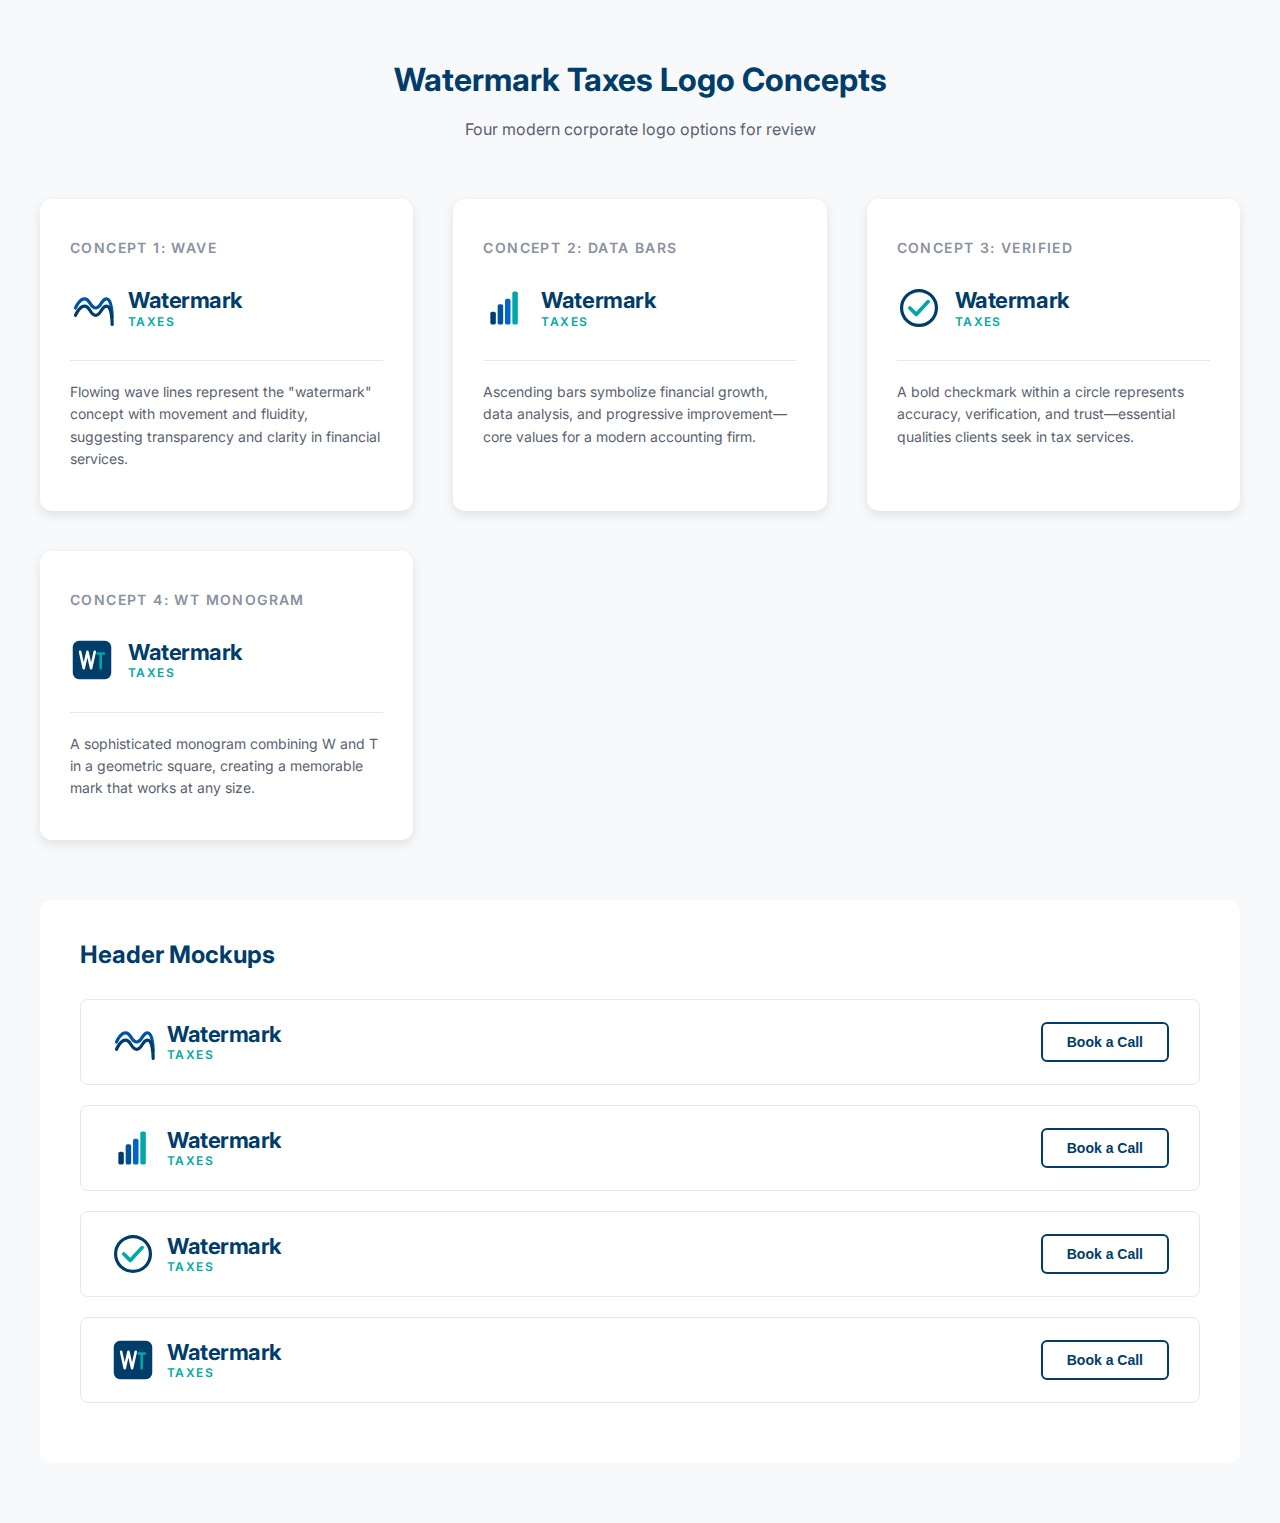
<file: logo-preview.html>
<!DOCTYPE html>
<html lang="en">
<head>
  <meta charset="UTF-8">
  <meta name="viewport" content="width=device-width, initial-scale=1.0">
  <title>Watermark Taxes - Logo Concepts</title>
  <link rel="preconnect" href="https://fonts.googleapis.com">
  <link rel="preconnect" href="https://fonts.gstatic.com" crossorigin>
  <link href="https://fonts.googleapis.com/css2?family=Inter:wght@400;500;600;700;800&display=swap" rel="stylesheet">
  <style>
    :root {
      --primary-blue: #003D6B;
      --primary-blue-dark: #002947;
      --accent-teal: #00A9A5;
      --bg-light: #F8F9FB;
      --bg-white: #FFFFFF;
    }

    * {
      box-sizing: border-box;
      margin: 0;
      padding: 0;
    }

    body {
      font-family: 'Inter', sans-serif;
      background: var(--bg-light);
      padding: 60px 20px;
    }

    .container {
      max-width: 1200px;
      margin: 0 auto;
    }

    h1 {
      text-align: center;
      color: var(--primary-blue);
      margin-bottom: 20px;
      font-size: 32px;
    }

    .subtitle {
      text-align: center;
      color: #5A6270;
      margin-bottom: 60px;
      font-size: 16px;
    }

    .logo-grid {
      display: grid;
      grid-template-columns: repeat(auto-fit, minmax(280px, 1fr));
      gap: 40px;
      margin-bottom: 60px;
    }

    .logo-card {
      background: var(--bg-white);
      border-radius: 12px;
      padding: 40px 30px;
      box-shadow: 0 4px 12px rgba(0, 0, 0, 0.1);
      transition: transform 0.2s ease, box-shadow 0.2s ease;
    }

    .logo-card:hover {
      transform: translateY(-4px);
      box-shadow: 0 8px 24px rgba(0, 0, 0, 0.15);
    }

    .logo-card h2 {
      font-size: 14px;
      color: #8B92A0;
      text-transform: uppercase;
      letter-spacing: 0.1em;
      margin-bottom: 30px;
      font-weight: 600;
    }

    .logo-display {
      display: flex;
      align-items: center;
      gap: 14px;
      margin-bottom: 30px;
    }

    .logo-icon {
      width: 44px;
      height: 44px;
      flex-shrink: 0;
    }

    .logo-text-container {
      display: flex;
      flex-direction: column;
      gap: 2px;
      line-height: 1.1;
    }

    .logo-text-primary {
      font-size: 22px;
      font-weight: 700;
      color: var(--primary-blue);
      letter-spacing: -0.02em;
    }

    .logo-text-secondary {
      font-size: 12px;
      font-weight: 600;
      color: var(--accent-teal);
      text-transform: uppercase;
      letter-spacing: 0.12em;
    }

    .logo-description {
      color: #5A6270;
      font-size: 14px;
      line-height: 1.6;
      padding-top: 20px;
      border-top: 1px solid #E5E8ED;
    }

    .mockup-section {
      background: var(--bg-white);
      border-radius: 12px;
      padding: 40px;
      margin-top: 40px;
    }

    .mockup-section h2 {
      color: var(--primary-blue);
      margin-bottom: 30px;
      font-size: 24px;
    }

    .mockup-bar {
      background: white;
      border: 1px solid #E5E8ED;
      border-radius: 8px;
      padding: 20px 30px;
      margin-bottom: 20px;
      display: flex;
      align-items: center;
      justify-content: space-between;
    }

    .mockup-logo {
      display: flex;
      align-items: center;
      gap: 12px;
    }

    .btn {
      padding: 10px 24px;
      border-radius: 6px;
      border: 2px solid var(--primary-blue);
      background: transparent;
      color: var(--primary-blue);
      font-weight: 600;
      font-size: 14px;
      cursor: pointer;
    }
  </style>
</head>
<body>
  <div class="container">
    <h1>Watermark Taxes Logo Concepts</h1>
    <p class="subtitle">Four modern corporate logo options for review</p>

    <div class="logo-grid">
      <!-- Concept 1: Wave -->
      <div class="logo-card">
        <h2>Concept 1: Wave</h2>
        <div class="logo-display">
          <svg class="logo-icon" viewBox="0 0 48 48" fill="none" xmlns="http://www.w3.org/2000/svg">
            <path d="M6 24C6 24 10 14 16 14C22 14 22 24 28 24C34 24 34 14 40 14C46 14 46 34 46 34"
                  stroke="#0052A3"
                  stroke-width="3.5"
                  stroke-linecap="round"
                  stroke-linejoin="round"
                  fill="none"/>
            <path d="M6 32C6 32 10 22 16 22C22 22 22 32 28 32C34 32 34 22 40 22C46 22 46 42 46 42"
                  stroke="#003D6B"
                  stroke-width="3.5"
                  stroke-linecap="round"
                  stroke-linejoin="round"
                  fill="none"/>
          </svg>
          <div class="logo-text-container">
            <span class="logo-text-primary">Watermark</span>
            <span class="logo-text-secondary">Taxes</span>
          </div>
        </div>
        <div class="logo-description">
          Flowing wave lines represent the "watermark" concept with movement and fluidity, suggesting transparency and clarity in financial services.
        </div>
      </div>

      <!-- Concept 2: Bars -->
      <div class="logo-card">
        <h2>Concept 2: Data Bars</h2>
        <div class="logo-display">
          <svg class="logo-icon" viewBox="0 0 48 48" fill="none" xmlns="http://www.w3.org/2000/svg">
            <rect x="8" y="28" width="6" height="14" rx="2" fill="#003D6B"/>
            <rect x="16" y="20" width="6" height="22" rx="2" fill="#0052A3"/>
            <rect x="24" y="14" width="6" height="28" rx="2" fill="#0066CC"/>
            <rect x="32" y="6" width="6" height="36" rx="2" fill="#00A9A5"/>
          </svg>
          <div class="logo-text-container">
            <span class="logo-text-primary">Watermark</span>
            <span class="logo-text-secondary">Taxes</span>
          </div>
        </div>
        <div class="logo-description">
          Ascending bars symbolize financial growth, data analysis, and progressive improvement—core values for a modern accounting firm.
        </div>
      </div>

      <!-- Concept 3: Checkmark -->
      <div class="logo-card">
        <h2>Concept 3: Verified</h2>
        <div class="logo-display">
          <svg class="logo-icon" viewBox="0 0 48 48" fill="none" xmlns="http://www.w3.org/2000/svg">
            <circle cx="24" cy="24" r="19" stroke="#003D6B" stroke-width="3.5" fill="none"/>
            <path d="M14 24L21 31L34 17"
                  stroke="#00A9A5"
                  stroke-width="4"
                  stroke-linecap="round"
                  stroke-linejoin="round"/>
          </svg>
          <div class="logo-text-container">
            <span class="logo-text-primary">Watermark</span>
            <span class="logo-text-secondary">Taxes</span>
          </div>
        </div>
        <div class="logo-description">
          A bold checkmark within a circle represents accuracy, verification, and trust—essential qualities clients seek in tax services.
        </div>
      </div>

      <!-- Concept 4: Monogram -->
      <div class="logo-card">
        <h2>Concept 4: WT Monogram</h2>
        <div class="logo-display">
          <svg class="logo-icon" viewBox="0 0 48 48" fill="none" xmlns="http://www.w3.org/2000/svg">
            <rect x="3" y="3" width="42" height="42" rx="7" fill="#003D6B"/>
            <path d="M11 15L15 33L19 15L23 33L27 15"
                  stroke="white"
                  stroke-width="2.8"
                  stroke-linecap="round"
                  stroke-linejoin="round"
                  fill="none"/>
            <path d="M30 17H37M33.5 17V33"
                  stroke="#00A9A5"
                  stroke-width="2.8"
                  stroke-linecap="round"
                  stroke-linejoin="round"/>
          </svg>
          <div class="logo-text-container">
            <span class="logo-text-primary">Watermark</span>
            <span class="logo-text-secondary">Taxes</span>
          </div>
        </div>
        <div class="logo-description">
          A sophisticated monogram combining W and T in a geometric square, creating a memorable mark that works at any size.
        </div>
      </div>
    </div>

    <!-- Mockup Section -->
    <div class="mockup-section">
      <h2>Header Mockups</h2>

      <div class="mockup-bar">
        <div class="mockup-logo">
          <svg class="logo-icon" viewBox="0 0 48 48" fill="none" xmlns="http://www.w3.org/2000/svg">
            <path d="M6 24C6 24 10 14 16 14C22 14 22 24 28 24C34 24 34 14 40 14C46 14 46 34 46 34"
                  stroke="#0052A3" stroke-width="3.5" stroke-linecap="round" stroke-linejoin="round" fill="none"/>
            <path d="M6 32C6 32 10 22 16 22C22 22 22 32 28 32C34 32 34 22 40 22C46 22 46 42 46 42"
                  stroke="#003D6B" stroke-width="3.5" stroke-linecap="round" stroke-linejoin="round" fill="none"/>
          </svg>
          <div class="logo-text-container">
            <span class="logo-text-primary">Watermark</span>
            <span class="logo-text-secondary">Taxes</span>
          </div>
        </div>
        <button class="btn">Book a Call</button>
      </div>

      <div class="mockup-bar">
        <div class="mockup-logo">
          <svg class="logo-icon" viewBox="0 0 48 48" fill="none" xmlns="http://www.w3.org/2000/svg">
            <rect x="8" y="28" width="6" height="14" rx="2" fill="#003D6B"/>
            <rect x="16" y="20" width="6" height="22" rx="2" fill="#0052A3"/>
            <rect x="24" y="14" width="6" height="28" rx="2" fill="#0066CC"/>
            <rect x="32" y="6" width="6" height="36" rx="2" fill="#00A9A5"/>
          </svg>
          <div class="logo-text-container">
            <span class="logo-text-primary">Watermark</span>
            <span class="logo-text-secondary">Taxes</span>
          </div>
        </div>
        <button class="btn">Book a Call</button>
      </div>

      <div class="mockup-bar">
        <div class="mockup-logo">
          <svg class="logo-icon" viewBox="0 0 48 48" fill="none" xmlns="http://www.w3.org/2000/svg">
            <circle cx="24" cy="24" r="19" stroke="#003D6B" stroke-width="3.5" fill="none"/>
            <path d="M14 24L21 31L34 17" stroke="#00A9A5" stroke-width="4" stroke-linecap="round" stroke-linejoin="round"/>
          </svg>
          <div class="logo-text-container">
            <span class="logo-text-primary">Watermark</span>
            <span class="logo-text-secondary">Taxes</span>
          </div>
        </div>
        <button class="btn">Book a Call</button>
      </div>

      <div class="mockup-bar">
        <div class="mockup-logo">
          <svg class="logo-icon" viewBox="0 0 48 48" fill="none" xmlns="http://www.w3.org/2000/svg">
            <rect x="3" y="3" width="42" height="42" rx="7" fill="#003D6B"/>
            <path d="M11 15L15 33L19 15L23 33L27 15" stroke="white" stroke-width="2.8" stroke-linecap="round" stroke-linejoin="round" fill="none"/>
            <path d="M30 17H37M33.5 17V33" stroke="#00A9A5" stroke-width="2.8" stroke-linecap="round" stroke-linejoin="round"/>
          </svg>
          <div class="logo-text-container">
            <span class="logo-text-primary">Watermark</span>
            <span class="logo-text-secondary">Taxes</span>
          </div>
        </div>
        <button class="btn">Book a Call</button>
      </div>
    </div>
  </div>
</body>
</html>
</file>
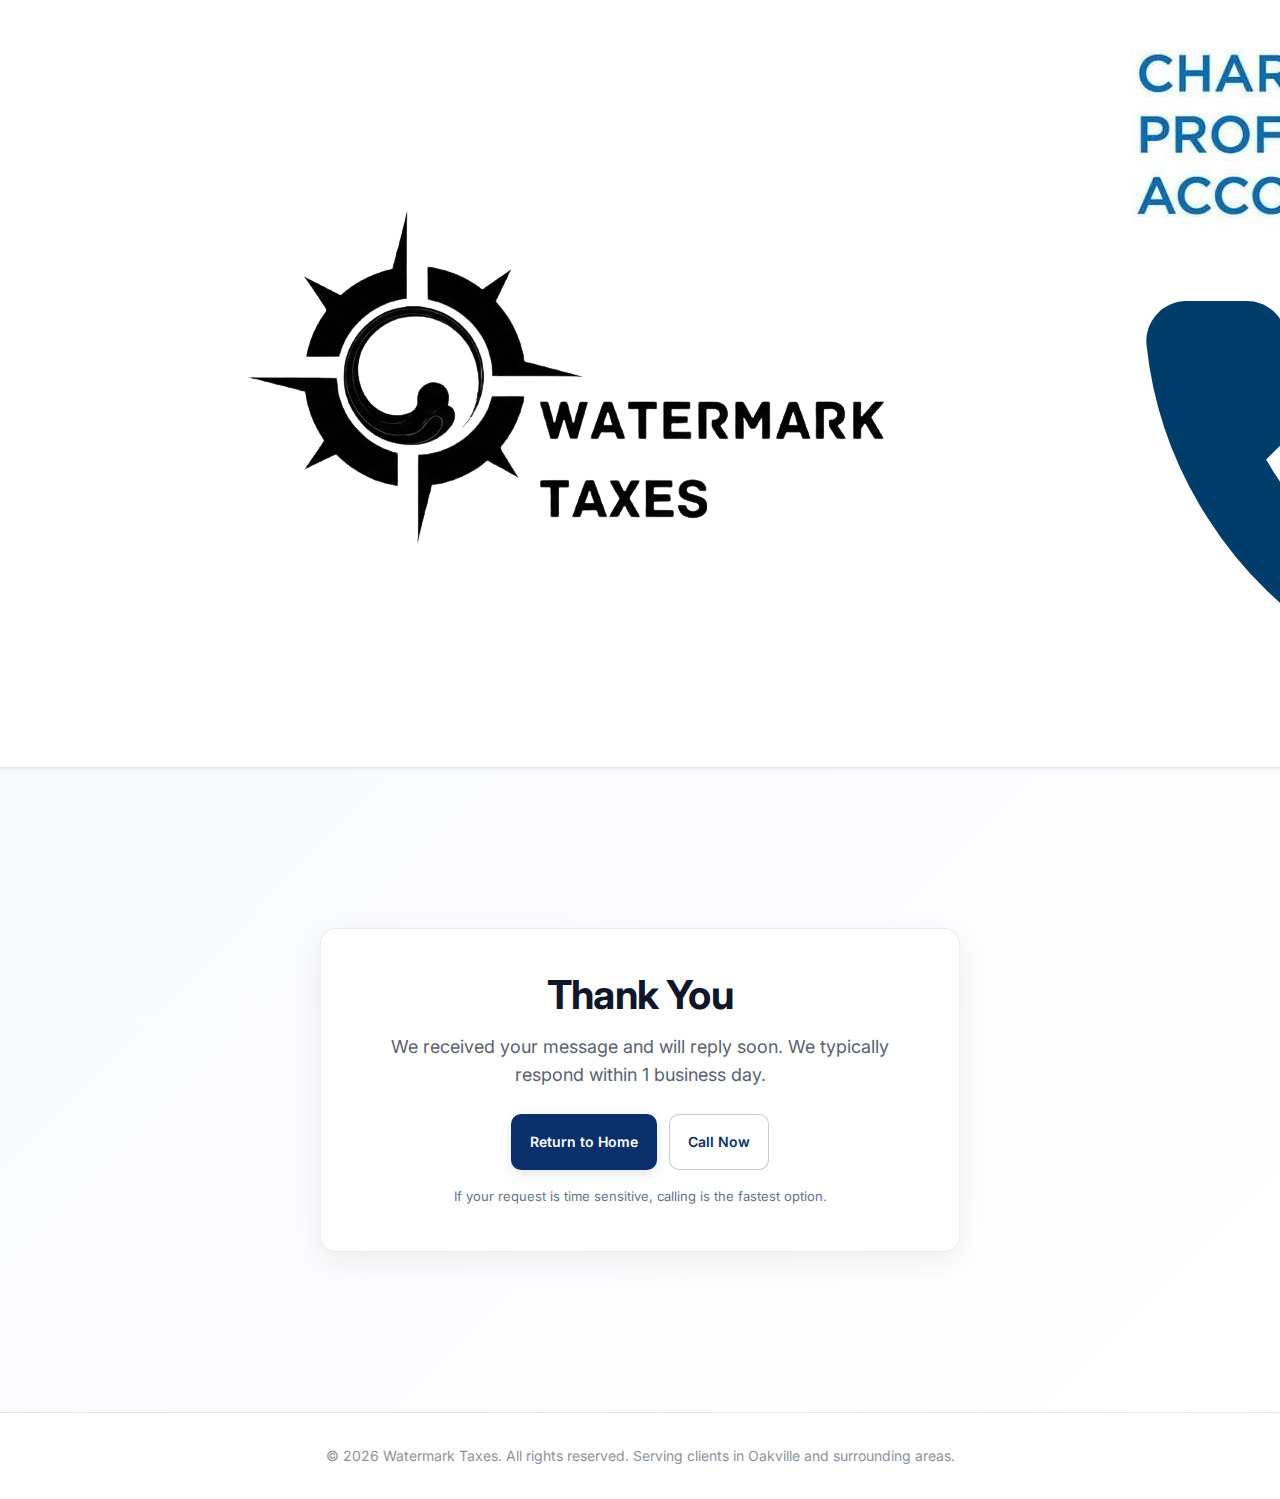
<file: thank-you.html>
<!DOCTYPE html>
<html lang="en">
<head>
  <meta charset="UTF-8">
  <meta name="viewport" content="width=device-width, initial-scale=1.0">
  <title>Thank You - Watermark Taxes</title>

  <meta name="description" content="Thank you for contacting Watermark Taxes. We received your message and will reply soon.">
  <meta property="og:description" content="Thank you for contacting Watermark Taxes. We received your message and will reply soon.">

  <link rel="icon" type="image/png" sizes="32x32" href="/favicon-32x32.png">
  <link rel="icon" type="image/png" sizes="16x16" href="/favicon-16x16.png">
  <link rel="apple-touch-icon" sizes="180x180" href="/apple-touch-icon.png">

  <link rel="preconnect" href="https://fonts.googleapis.com">
  <link rel="preconnect" href="https://fonts.gstatic.com" crossorigin>
  <link href="https://fonts.googleapis.com/css2?family=Inter:wght@400;500;600;700&display=swap" rel="stylesheet">

  <link rel="stylesheet" href="styles.css">

  <!-- Google Ads base tag -->
  <script async src="https://www.googletagmanager.com/gtag/js?id=AW-17824417729"></script>
  <script>
    window.dataLayer = window.dataLayer || [];
    function gtag(){dataLayer.push(arguments);}
    gtag('js', new Date());
    gtag('config', 'AW-17824417729');
  </script>
</head>

<body>
  <header class="top-bar">
    <div class="top-bar-content">
      <a href="/" class="logo" aria-label="Return to home">
        <img src="/logo_watermark.png" alt="Watermark Taxes" class="watermark-logo">
      </a>

      <div class="header-right">
        <img src="CRA.png" alt="CRA" class="cpa-badge">

        <a href="tel:6473329587" class="phone-link" aria-label="Call 647 332 9587">
          <svg class="phone-icon" viewBox="0 0 24 24" aria-hidden="true" fill="currentColor">
            <path d="M22 16.92v3a2 2 0 0 1-2.18 2 19.79 19.79 0 0 1-8.63-3.07 19.5 19.5 0 0 1-6-6 19.79 19.79 0 0 1-3.07-8.67A2 2 0 0 1 4.11 2h3a2 2 0 0 1 2 1.72 12.84 12.84 0 0 0 .7 2.81 2 2 0 0 1-.45 2.11L8.09 9.91a16 16 0 0 0 6 6l1.27-1.27a2 2 0 0 1 2.11-.45 12.84 12.84 0 0 0 2.81.7A2 2 0 0 1 22 16.92z"></path>
          </svg>
          <span class="phone-number-text">647 332 9587</span>
        </a>
      </div>
    </div>
  </header>

  <main class="hero">
    <div class="container">
      <div class="thank-you-card">
        <h1 class="thank-you-title">Thank You</h1>

        <p class="thank-you-text">
          We received your message and will reply soon. We typically respond within 1 business day.
        </p>

        <div class="thank-you-actions">
          <a href="/" class="btn btn-primary">Return to Home</a>
          <a href="tel:6473329587" class="btn btn-secondary">Call Now</a>
        </div>

        <p class="thank-you-note">
          If your request is time sensitive, calling is the fastest option.
        </p>
      </div>
    </div>
  </main>

  <footer>
    <div class="container">
      <p>&copy; <span id="year"></span> Watermark Taxes. All rights reserved. Serving clients in Oakville and surrounding areas.</p>
    </div>
  </footer>

  <script>
    document.getElementById('year').textContent = new Date().getFullYear();
  </script>

  <style>
    body {
      font-family: Inter, system-ui, Segoe UI, Roboto, Arial, sans-serif;
    }

    .thank-you-card {
      max-width: 640px;
      margin: 80px auto;
      text-align: center;
      padding: 44px 24px;
      background: #ffffff;
      border: 1px solid rgba(15, 23, 42, 0.08);
      border-radius: 16px;
      box-shadow: 0 10px 30px rgba(15, 23, 42, 0.06);
    }

    .thank-you-title {
      margin: 0 0 16px;
      font-size: 40px;
      line-height: 1.1;
      letter-spacing: -0.02em;
      color: #0f172a;
    }

    .thank-you-text {
      margin: 0 auto 24px;
      font-size: 18px;
      line-height: 1.6;
      color: #5A6270;
      max-width: 520px;
    }

    .thank-you-actions {
      display: flex;
      gap: 12px;
      justify-content: center;
      flex-wrap: wrap;
      margin-bottom: 16px;
    }

    .btn {
      display: inline-flex;
      align-items: center;
      justify-content: center;
      padding: 12px 18px;
      border-radius: 10px;
      text-decoration: none;
      font-weight: 600;
      font-size: 14px;
      border: 1px solid transparent;
    }

    .btn-primary {
      background: #0b2f6b;
      color: #ffffff;
    }

    .btn-secondary {
      background: #ffffff;
      color: #0b2f6b;
      border-color: rgba(11, 47, 107, 0.25);
    }

    .thank-you-note {
      font-size: 13px;
      color: #64748b;
    }
  </style>
</body>
</html>
</file>
<file: styles.css>
/* Watermark Accounting - Professional Landing Page Styles */

:root {
  --primary-blue: #003D6B;
  --primary-blue-dark: #002947;
  --accent-teal: #00A9A5;
  --accent-teal-dark: #008B88;
  --bg-light: #F8F9FB;
  --bg-white: #FFFFFF;
  --text-primary: #1A1D23;
  --text-secondary: #5A6270;
  --text-muted: #8B92A0;
  --border-light: #E5E8ED;
  --border-medium: #D1D6DF;
  --shadow-sm: 0 1px 3px rgba(0, 0, 0, 0.08);
  --shadow-md: 0 4px 12px rgba(0, 0, 0, 0.1);
  --shadow-lg: 0 8px 24px rgba(0, 0, 0, 0.12);
}

* {
  box-sizing: border-box;
  margin: 0;
  padding: 0;
}

body {
  font-family: 'Inter', -apple-system, BlinkMacSystemFont, 'Segoe UI', system-ui, sans-serif;
  color: var(--text-primary);
  background-color: var(--bg-light);
  line-height: 1.6;
  -webkit-font-smoothing: antialiased;
}

.container {
  max-width: 1200px;
  margin: 0 auto;
  padding: 0 20px;
}

/* Top Bar */
.top-bar {
  position: sticky;
  top: 0;
  z-index: 100;
  background-color: var(--bg-white);
  border-bottom: 1px solid var(--border-light);
  box-shadow: var(--shadow-sm);
}

.top-bar-content {
  display: flex;
  align-items: center;
  justify-content: space-between;
  padding: 16px 20px;
  max-width: 1200px;
  margin: 0 auto;
  gap: 20px;
}

.logo {
  display: flex;
  align-items: center;
  gap: 12px;
  text-decoration: none;
  transition: opacity 0.2s ease;
}

.logo:hover {
  opacity: 0.85;
}

.logo-icon {
  width: 40px;
  height: 40px;
  flex-shrink: 0;
}

.logo-image {
  width: 140px;
  height: auto;
  flex-shrink: 0;
}

.logo-text-container {
  display: flex;
  flex-direction: column;
  gap: 0;
  line-height: 1.1;
}

.logo-text-primary {
  font-size: 20px;
  font-weight: 700;
  color: var(--primary-blue);
}

.logo-text-secondary {
  font-size: 13px;
  font-weight: 600;
  color: var(--accent-teal);
  text-transform: uppercase;
  letter-spacing: 0.08em;
}

.top-bar-actions {
  display: flex;
  align-items: center;
  gap: 16px;
}

.phone-link {
  font-size: 18px;
  font-weight: 600;
  color: var(--primary-blue);
  text-decoration: none;
  white-space: nowrap;
}

/* Buttons */
.btn {
  display: inline-flex;
  align-items: center;
  justify-content: center;
  padding: 0 32px;
  height: 56px;
  font-size: 16px;
  font-weight: 600;
  border: none;
  border-radius: 4px;
  cursor: pointer;
  transition: all 0.2s ease;
  text-decoration: none;
  white-space: nowrap;
}

.btn-primary {
  background-color: var(--accent-teal);
  color: white;
  box-shadow: var(--shadow-md);
}

.btn-primary:hover {
  background-color: var(--accent-teal-dark);
  box-shadow: var(--shadow-lg);
  transform: translateY(-1px);
}

.btn-outline {
  background-color: transparent;
  color: var(--primary-blue);
  border: 2px solid var(--primary-blue);
}

.btn-outline:hover {
  background-color: var(--primary-blue);
  color: white;
}

/* Hero Section */
.hero {
  padding: 80px 0;
  background: linear-gradient(135deg, #F8F9FB 0%, #FFFFFF 100%);
}

.hero-content {
  display: grid;
  grid-template-columns: 1fr 1fr;
  gap: 60px;
  align-items: center;
}

.hero-text h1 {
  font-size: 48px;
  line-height: 1.2;
  color: var(--primary-blue);
  margin-bottom: 20px;
  font-weight: 700;
}

.hero-text p {
  font-size: 20px;
  line-height: 1.6;
  color: var(--text-secondary);
  margin-bottom: 32px;
  max-width: 540px;
}

.hero-cta {
  display: flex;
  flex-direction: column;
  gap: 12px;
  align-items: flex-start;
}

.hero-note {
  font-size: 14px;
  color: var(--text-muted);
  margin-left: 4px;
}

/* Section */
section {
  padding: 80px 0;
}

.section-header {
  text-align: center;
  margin-bottom: 60px;
}

.section-header h2 {
  font-size: 36px;
  font-weight: 700;
  color: var(--primary-blue);
  margin-bottom: 16px;
}

.section-header p {
  font-size: 18px;
  color: var(--text-secondary);
  max-width: 700px;
  margin: 0 auto;
}

/* Benefits Section */
.benefits-grid {
  display: grid;
  grid-template-columns: repeat(3, 1fr);
  gap: 32px;
}

.benefit-card {
  background: var(--bg-white);
  border: 1px solid var(--border-light);
  border-radius: 8px;
  padding: 40px 32px;
  box-shadow: var(--shadow-sm);
  transition: box-shadow 0.2s ease;
}

.benefit-card:hover {
  box-shadow: var(--shadow-md);
}

.benefit-card h3 {
  font-size: 20px;
  font-weight: 600;
  color: var(--primary-blue);
  margin-bottom: 12px;
}

.benefit-card p {
  font-size: 16px;
  color: var(--text-secondary);
  line-height: 1.6;
}

/* Services Section */
#services {
  background-color: var(--bg-white);
}

.services-grid {
  display: grid;
  grid-template-columns: repeat(3, 1fr);
  gap: 32px;
}

.service-card {
  background: var(--bg-light);
  border: 1px solid var(--border-light);
  border-radius: 8px;
  padding: 32px;
  display: flex;
  flex-direction: column;
  gap: 20px;
}

.service-card h3 {
  font-size: 20px;
  font-weight: 600;
  color: var(--primary-blue);
}

.service-card ul {
  list-style: none;
  display: flex;
  flex-direction: column;
  gap: 8px;
  flex-grow: 1;
}

.service-card li {
  font-size: 15px;
  color: var(--text-secondary);
  padding-left: 20px;
  position: relative;
}

.service-card li::before {
  content: '';
  position: absolute;
  left: 0;
  top: 10px;
  width: 6px;
  height: 6px;
  background: var(--accent-teal);
  border-radius: 50%;
}

.service-link {
  display: inline-flex;
  align-items: center;
  gap: 8px;
  color: var(--primary-blue);
  font-weight: 600;
  font-size: 15px;
  text-decoration: none;
  transition: gap 0.2s ease;
}

.service-link:hover {
  gap: 12px;
}

/* Why Section */
.why-content {
  display: grid;
  grid-template-columns: 1fr 1fr;
  gap: 60px;
  align-items: start;
}

.trust-points {
  display: flex;
  flex-direction: column;
  gap: 32px;
}

.trust-point {
  display: flex;
  gap: 20px;
}

.trust-icon {
  width: 48px;
  height: 48px;
  background: var(--primary-blue);
  color: white;
  border-radius: 4px;
  display: flex;
  align-items: center;
  justify-content: center;
  flex-shrink: 0;
  font-size: 24px;
}

.trust-point h3 {
  font-size: 18px;
  font-weight: 600;
  color: var(--primary-blue);
  margin-bottom: 8px;
}

.trust-point p {
  font-size: 16px;
  color: var(--text-secondary);
  line-height: 1.6;
}

.testimonial-card {
  background: var(--bg-white);
  border: 1px solid var(--border-light);
  border-radius: 8px;
  padding: 40px;
  box-shadow: var(--shadow-md);
  position: relative;
}

.testimonial-card::before {
  content: '"';
  position: absolute;
  top: -20px;
  left: 30px;
  font-size: 120px;
  font-weight: 700;
  color: var(--accent-teal);
  opacity: 0.15;
  line-height: 1;
}

.testimonial-quote {
  font-size: 18px;
  line-height: 1.7;
  color: var(--text-primary);
  font-style: italic;
  margin-bottom: 24px;
  position: relative;
  z-index: 1;
}

.testimonial-author {
  display: flex;
  justify-content: space-between;
  align-items: flex-end;
  padding-top: 20px;
  border-top: 1px solid var(--border-light);
}

.author-info strong {
  font-size: 16px;
  color: var(--primary-blue);
  font-weight: 600;
}

.author-info div {
  font-size: 14px;
  color: var(--text-secondary);
}

.author-badge {
  font-size: 13px;
  color: var(--text-muted);
}

/* Pricing Section */
#pricing {
  background-color: var(--bg-white);
}

.pricing-grid {
  display: grid;
  grid-template-columns: repeat(3, 1fr);
  gap: 32px;
}

.pricing-card {
  background: var(--bg-light);
  border: 2px solid var(--border-light);
  border-radius: 8px;
  padding: 40px 32px;
  display: flex;
  flex-direction: column;
  gap: 16px;
  transition: all 0.2s ease;
}

.pricing-card.featured {
  background: var(--bg-white);
  border-color: var(--accent-teal);
  box-shadow: var(--shadow-lg);
  transform: scale(1.05);
}

.pricing-label {
  font-size: 14px;
  font-weight: 600;
  text-transform: uppercase;
  letter-spacing: 0.05em;
  color: var(--text-muted);
}

.pricing-amount {
  font-size: 40px;
  font-weight: 700;
  color: var(--primary-blue);
}

.pricing-description {
  font-size: 15px;
  color: var(--text-secondary);
  line-height: 1.6;
}

/* Contact Section */
.contact-wrapper {
  display: grid;
  grid-template-columns: 1.2fr 1fr;
  gap: 60px;
  align-items: start;
}

.contact-form {
  background: var(--bg-white);
  border: 1px solid var(--border-light);
  border-radius: 8px;
  padding: 40px;
  box-shadow: var(--shadow-md);
}

.form-grid {
  display: grid;
  gap: 24px;
  margin-bottom: 32px;
}

.form-group {
  display: flex;
  flex-direction: column;
  gap: 8px;
}

.form-group label {
  font-size: 14px;
  font-weight: 600;
  color: var(--text-primary);
}

.form-group input,
.form-group select,
.form-group textarea {
  height: 56px;
  padding: 0 16px;
  font-size: 16px;
  font-family: inherit;
  border: 1px solid var(--border-medium);
  border-radius: 4px;
  background: var(--bg-white);
  color: var(--text-primary);
  transition: border-color 0.2s ease;
}

.form-group textarea {
  height: 120px;
  padding: 16px;
  resize: vertical;
}

.form-group input:focus,
.form-group select:focus,
.form-group textarea:focus {
  outline: none;
  border-color: var(--accent-teal);
}

.form-note {
  font-size: 13px;
  color: var(--text-muted);
  margin-top: 12px;
}

.contact-info {
  display: flex;
  flex-direction: column;
  gap: 32px;
}

.info-item {
  display: flex;
  gap: 16px;
}

.info-icon {
  width: 48px;
  height: 48px;
  color: var(--primary-blue);
  display: flex;
  align-items: center;
  justify-content: center;
  flex-shrink: 0;
  font-size: 20px;
}

.info-content h3 {
  font-size: 16px;
  font-weight: 600;
  color: var(--primary-blue);
  margin-bottom: 8px;
}

.info-content p,
.info-content a {
  font-size: 15px;
  color: var(--text-secondary);
  line-height: 1.6;
}

.info-content a {
  text-decoration: none;
}

.info-content a:hover {
  color: var(--accent-teal);
}

.map-embed {
  width: 100%;
  height: 250px;
  border: 1px solid var(--border-light);
  border-radius: 8px;
  margin-top: 12px;
}

/* Footer */
footer {
  background: var(--bg-white);
  border-top: 1px solid var(--border-light);
  padding: 32px 0;
  text-align: center;
  color: var(--text-muted);
  font-size: 14px;
}

/* SVG Icons */
.icon-svg {
  width: 24px;
  height: 24px;
  fill: currentColor;
}

/* Responsive Design */
@media (max-width: 1024px) {
  .hero-text h1 {
    font-size: 40px;
  }

  .benefits-grid,
  .services-grid,
  .pricing-grid {
    grid-template-columns: repeat(2, 1fr);
  }

  .why-content {
    gap: 40px;
  }
}

@media (max-width: 768px) {
  .container {
    padding: 0 16px;
  }

  .top-bar-content {
    padding: 12px 16px;
  }

  .logo-image {
    width: 100px;
  }

  .phone-link {
    display: none;
  }

  .hero {
    padding: 60px 0;
  }

  .hero-content {
    grid-template-columns: 1fr;
    gap: 40px;
  }

  .hero-text h1 {
    font-size: 32px;
  }

  .hero-text p {
    font-size: 18px;
  }

  section {
    padding: 60px 0;
  }

  .section-header h2 {
    font-size: 28px;
  }

  .section-header p {
    font-size: 16px;
  }

  .benefits-grid,
  .services-grid,
  .pricing-grid {
    grid-template-columns: 1fr;
    gap: 24px;
  }

  .why-content {
    grid-template-columns: 1fr;
    gap: 32px;
  }

  .contact-wrapper {
    grid-template-columns: 1fr;
    gap: 40px;
  }

  .contact-form {
    padding: 32px 24px;
  }

  .pricing-card.featured {
    transform: scale(1);
  }

  .btn {
    width: 100%;
  }

  .top-bar-actions {
    flex: 1;
    justify-content: flex-end;
  }
}

@media (max-width: 480px) {
  .logo-image {
    width: 80px;
  }

  .logo-text-container {
    display: none;
  }

  .hero-text h1 {
    font-size: 28px;
  }

  .section-header h2 {
    font-size: 24px;
  }

  .benefit-card,
  .service-card,
  .pricing-card {
    padding: 24px 20px;
  }
}
</file>
